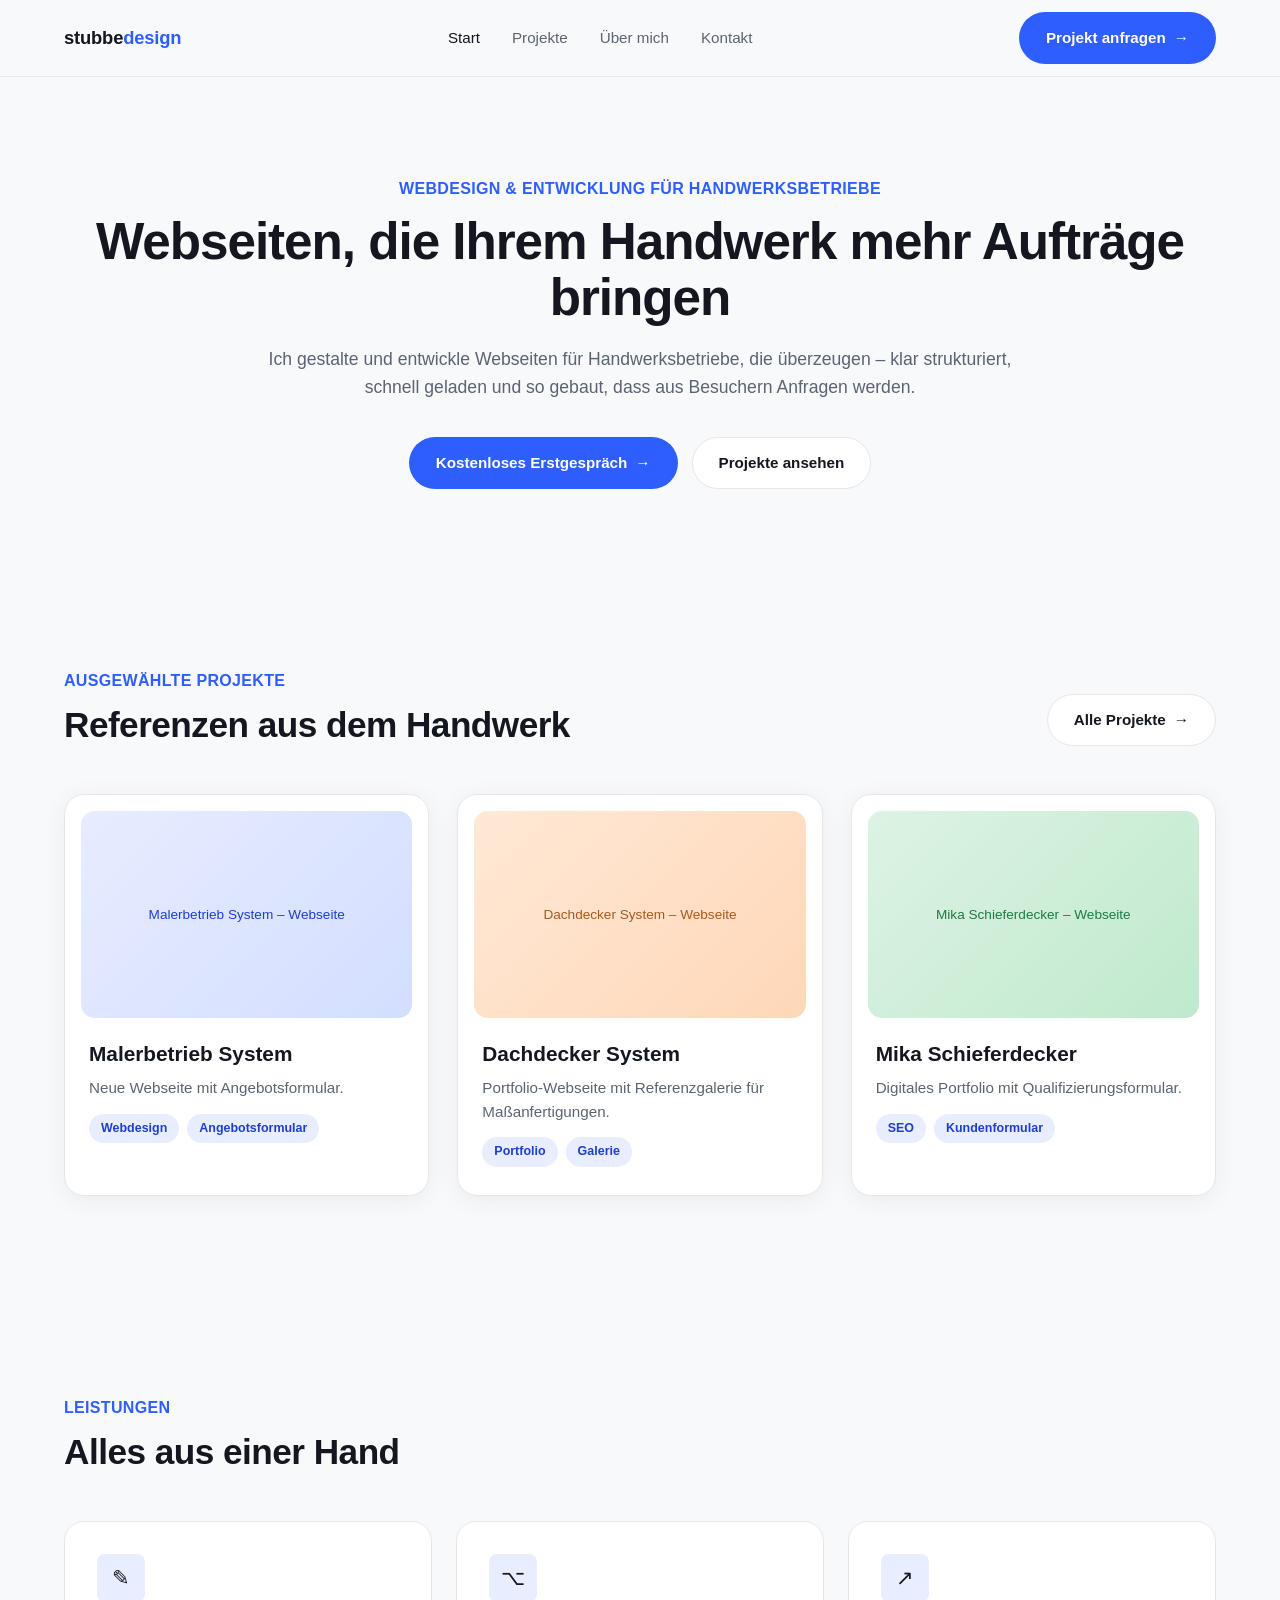
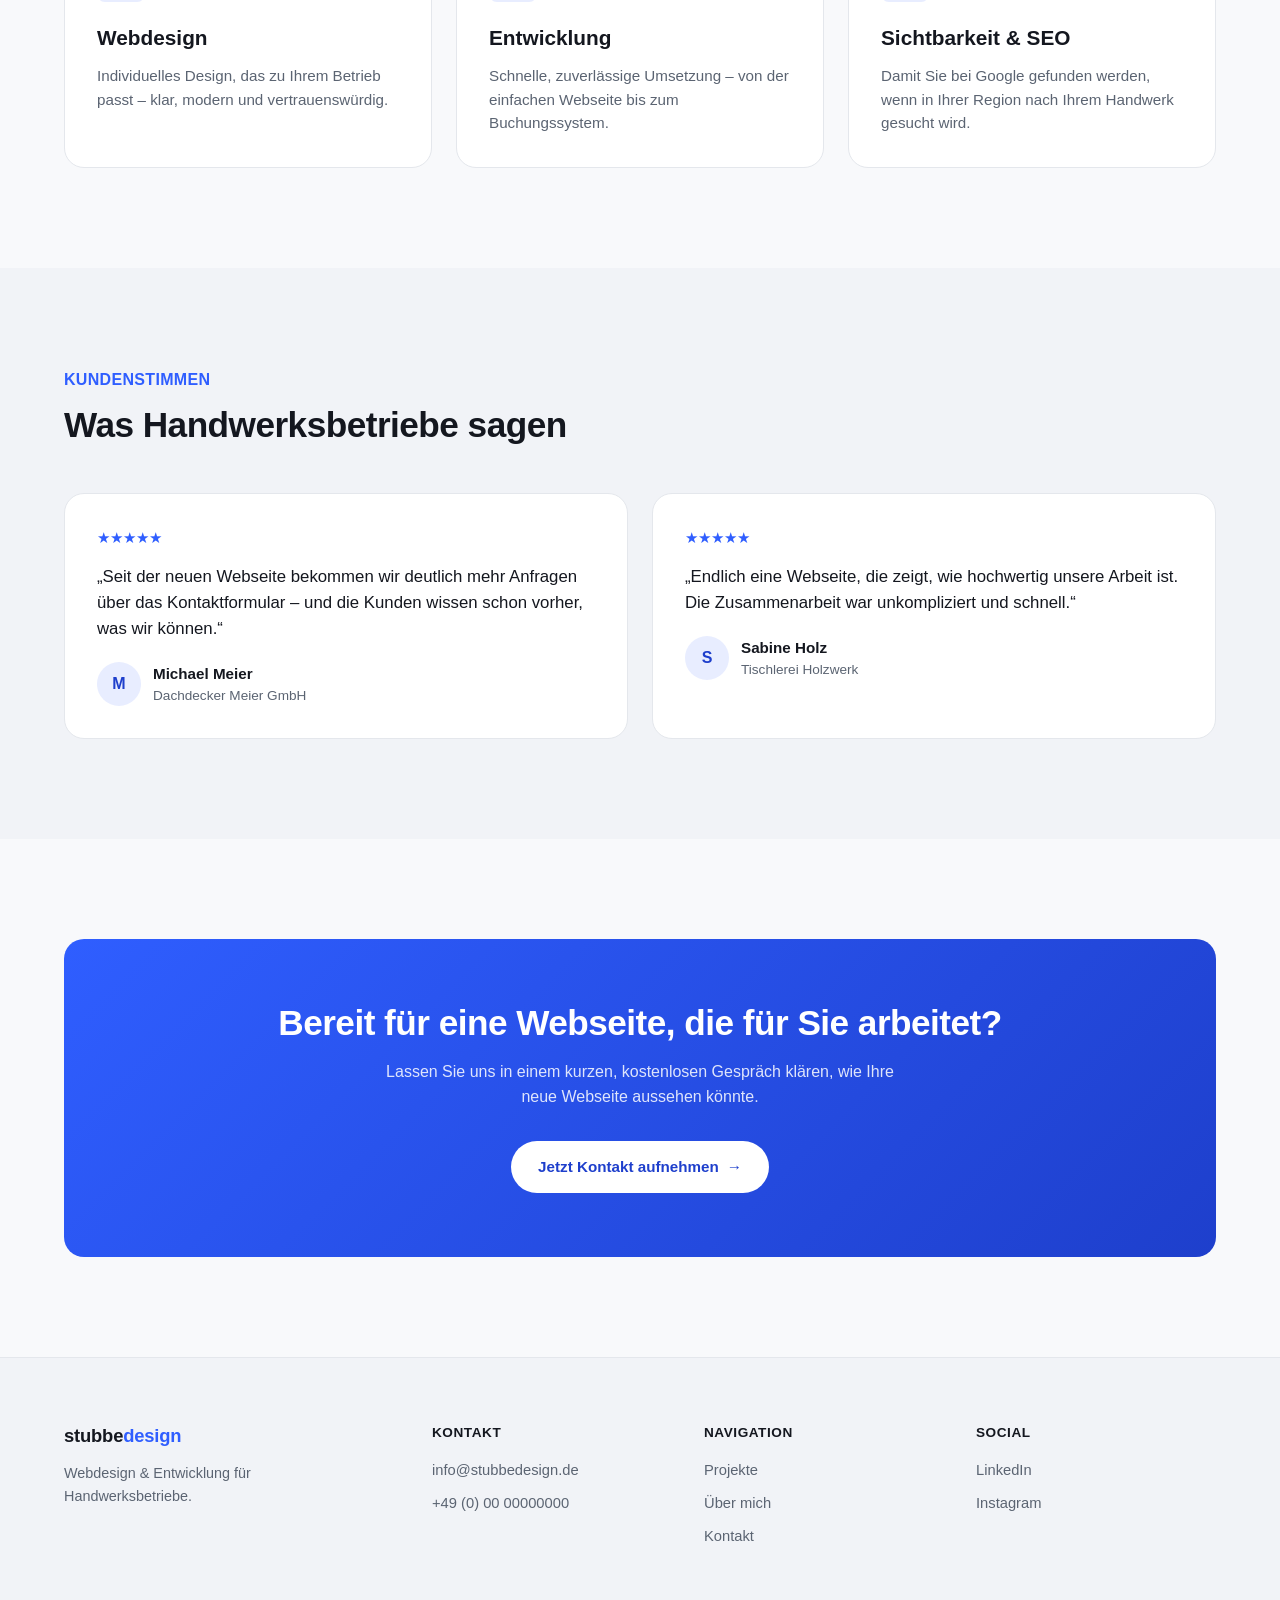
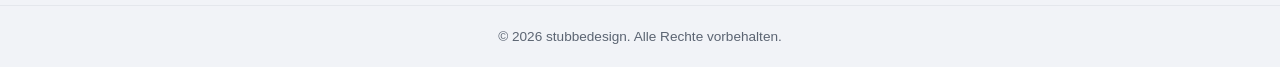
<file: index.html>
<!DOCTYPE html>
<html lang="de">
<head>
  <meta charset="UTF-8" />
  <meta name="viewport" content="width=device-width, initial-scale=1.0" />
  <title>stubbedesign – Webdesign & Entwicklung für Handwerksbetriebe</title>
  <meta name="description" content="Ich entwickle Webseiten, die Handwerksbetrieben mehr Anfragen und Sichtbarkeit bringen – modern, schnell und auf Ihr Handwerk zugeschnitten." />
  <link rel="stylesheet" href="css/style.css" />
</head>
<body>

  <header class="site-header">
    <div class="container header-inner">
      <a href="/" class="logo">stubbe<span>design</span></a>
      <nav class="main-nav" id="main-nav">
        <a href="/" class="active">Start</a>
        <a href="/projekte">Projekte</a>
        <a href="/ueber-mich">Über mich</a>
        <a href="/kontakt">Kontakt</a>
      </nav>
      <div class="header-actions">
        <a href="kontakt.html" class="btn btn-primary btn-nav">Projekt anfragen <span class="arrow">→</span></a>
        <button class="nav-toggle" id="nav-toggle" aria-label="Menü öffnen" aria-expanded="false">
          <span></span><span></span><span></span>
        </button>
      </div>
    </div>
  </header>

  <main>

    <section class="hero">
      <div class="container">
        <span class="eyebrow">Webdesign & Entwicklung für Handwerksbetriebe</span>
        <h1>Webseiten, die Ihrem Handwerk mehr Aufträge bringen</h1>
        <p class="section-lead">
          Ich gestalte und entwickle Webseiten für Handwerksbetriebe, die überzeugen –
          klar strukturiert, schnell geladen und so gebaut, dass aus Besuchern Anfragen werden.
        </p>
        <div class="hero-actions">
          <a href="kontakt.html" class="btn btn-primary">Kostenloses Erstgespräch <span class="arrow">→</span></a>
          <a href="projekte.html" class="btn btn-secondary">Projekte ansehen</a>
        </div>
      </div>
    </section>

    <section class="portfolio">
      <div class="container">
        <div class="section-head">
          <div>
            <span class="eyebrow">Ausgewählte Projekte</span>
            <h2>Referenzen aus dem Handwerk</h2>
          </div>
          <a href="projekte.html" class="btn btn-secondary">Alle Projekte <span class="arrow">→</span></a>
        </div>

        <div class="portfolio-grid">
          <a class="project-card" href="projekte/dachdecker-meier.html">
            <div class="img-placeholder">Malerbetrieb System – Webseite</div>
            <div class="project-card-body">
              <h3>Malerbetrieb System</h3>
              <p>Neue Webseite mit Angebotsformular.</p>
              <div class="tags"><span class="tag">Webdesign</span><span class="tag">Angebotsformular</span></div>
            </div>
          </a>
          <a class="project-card" href="projekte/tischlerei-holzwerk.html">
            <div class="img-placeholder v2">Dachdecker System – Webseite</div>
            <div class="project-card-body">
              <h3>Dachdecker System</h3>
              <p>Portfolio-Webseite mit Referenzgalerie für Maßanfertigungen.</p>
              <div class="tags"><span class="tag">Portfolio</span><span class="tag">Galerie</span></div>
            </div>
          </a>
          <a class="project-card" href="projekte/elektro-schmidt.html">
            <div class="img-placeholder v3">Mika Schieferdecker – Webseite</div>
            <div class="project-card-body">
              <h3>Mika Schieferdecker</h3>
              <p>Digitales Portfolio mit Qualifizierungsformular.</p>
              <div class="tags"><span class="tag">SEO</span><span class="tag">Kundenformular</span></div>
            </div>
          </a>
        </div>
      </div>
    </section>

    <section class="services">
      <div class="container">
        <span class="eyebrow">Leistungen</span>
        <h2>Alles aus einer Hand</h2>
        <div class="services-grid">
          <div class="service-card">
            <div class="service-icon">✎</div>
            <h3>Webdesign</h3>
            <p>Individuelles Design, das zu Ihrem Betrieb passt – klar, modern und vertrauenswürdig.</p>
          </div>
          <div class="service-card">
            <div class="service-icon">⌥</div>
            <h3>Entwicklung</h3>
            <p>Schnelle, zuverlässige Umsetzung – von der einfachen Webseite bis zum Buchungssystem.</p>
          </div>
          <div class="service-card">
            <div class="service-icon">↗</div>
            <h3>Sichtbarkeit & SEO</h3>
            <p>Damit Sie bei Google gefunden werden, wenn in Ihrer Region nach Ihrem Handwerk gesucht wird.</p>
          </div>
        </div>
      </div>
    </section>

    <section class="testimonial-section">
      <div class="container">
        <span class="eyebrow">Kundenstimmen</span>
        <h2>Was Handwerksbetriebe sagen</h2>
        <div class="testimonial-grid">
          <div class="testimonial-card">
            <div class="testimonial-stars">★★★★★</div>
            <p class="testimonial-quote">„Seit der neuen Webseite bekommen wir deutlich mehr Anfragen über das Kontaktformular – und die Kunden wissen schon vorher, was wir können.“</p>
            <div class="testimonial-author">
              <div class="author-avatar">M</div>
              <div>
                <div class="author-name">Michael Meier</div>
                <div class="author-role">Dachdecker Meier GmbH</div>
              </div>
            </div>
          </div>
          <div class="testimonial-card">
            <div class="testimonial-stars">★★★★★</div>
            <p class="testimonial-quote">„Endlich eine Webseite, die zeigt, wie hochwertig unsere Arbeit ist. Die Zusammenarbeit war unkompliziert und schnell.“</p>
            <div class="testimonial-author">
              <div class="author-avatar">S</div>
              <div>
                <div class="author-name">Sabine Holz</div>
                <div class="author-role">Tischlerei Holzwerk</div>
              </div>
            </div>
          </div>
        </div>
      </div>
    </section>

    <section class="cta">
      <div class="container">
        <div class="cta-banner">
          <h2>Bereit für eine Webseite, die für Sie arbeitet?</h2>
          <p>Lassen Sie uns in einem kurzen, kostenlosen Gespräch klären, wie Ihre neue Webseite aussehen könnte.</p>
          <a href="kontakt.html" class="btn btn-primary">Jetzt Kontakt aufnehmen <span class="arrow">→</span></a>
        </div>
      </div>
    </section>

  </main>

  <footer class="site-footer">
    <div class="container footer-inner">
      <div class="footer-brand">
        <a href="index.html" class="logo">stubbe<span>design</span></a>
        <p>Webdesign & Entwicklung für Handwerksbetriebe.</p>
      </div>
      <div class="footer-col">
        <h4>Kontakt</h4>
        <p><a href="mailto:info@stubbedesign.de">info@stubbedesign.de</a></p>
        <p><a href="tel:+4900000000">+49 (0) 00 00000000</a></p>
      </div>
      <div class="footer-col">
        <h4>Navigation</h4>
        <p><a href="projekte.html">Projekte</a></p>
        <p><a href="ueber-mich.html">Über mich</a></p>
        <p><a href="kontakt.html">Kontakt</a></p>
      </div>
      <div class="footer-col">
        <h4>Social</h4>
        <p><a href="#">LinkedIn</a></p>
        <p><a href="#">Instagram</a></p>
      </div>
    </div>
    <div class="footer-bottom">
      <p>© 2026 stubbedesign. Alle Rechte vorbehalten.</p>
    </div>
  </footer>

  <script src="/js/main.js"></script>
</body>
</html>
</file>
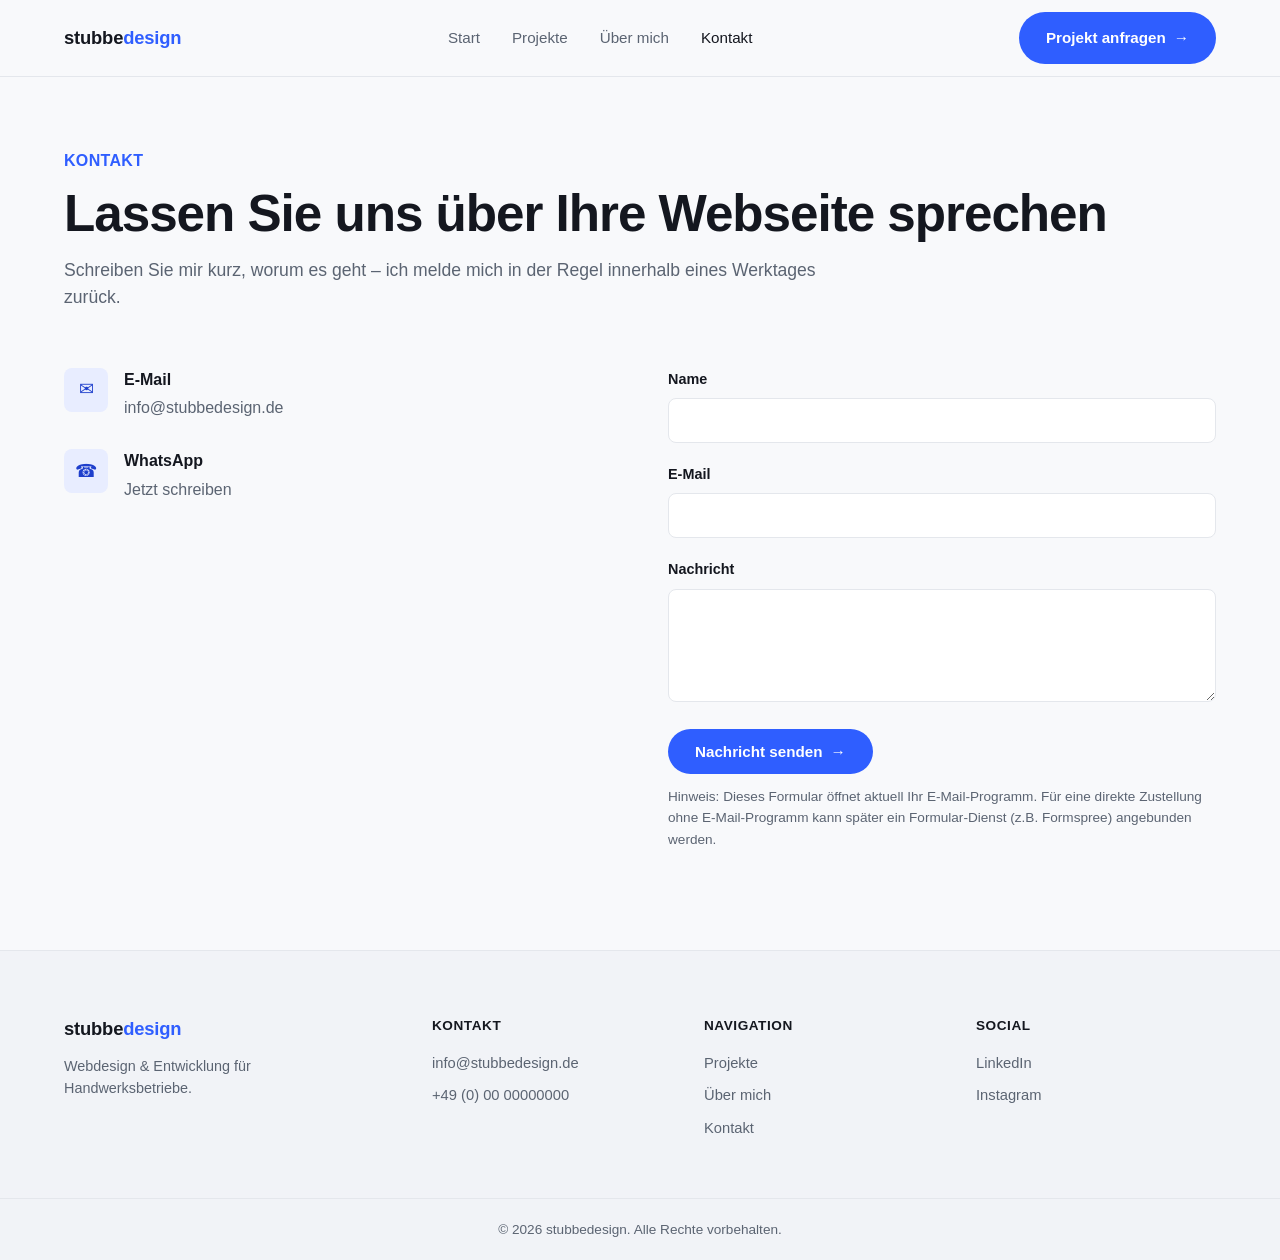
<file: kontakt.html>
<!DOCTYPE html>
<html lang="de">
<head>
  <meta charset="UTF-8" />
  <meta name="viewport" content="width=device-width, initial-scale=1.0" />
  <title>Kontakt – stubbedesign</title>
  <meta name="description" content="Kontaktieren Sie mich für ein kostenloses Erstgespräch zu Ihrer neuen Webseite." />
  <link rel="stylesheet" href="css/style.css" />
</head>
<body>

  <header class="site-header">
    <div class="container header-inner">
      <a href="/" class="logo">stubbe<span>design</span></a>
      <nav class="main-nav" id="main-nav">
        <a href="/">Start</a>
        <a href="/projekte">Projekte</a>
        <a href="/ueber-mich">Über mich</a>
        <a href="/kontakt" class="active">Kontakt</a>
      </nav>
      <div class="header-actions">
        <a href="kontakt.html" class="btn btn-primary btn-nav">Projekt anfragen <span class="arrow">→</span></a>
        <button class="nav-toggle" id="nav-toggle" aria-label="Menü öffnen" aria-expanded="false">
          <span></span><span></span><span></span>
        </button>
      </div>
    </div>
  </header>

  <main>

    <section class="hero-page">
      <div class="container">
        <span class="eyebrow">Kontakt</span>
        <h1>Lassen Sie uns über Ihre Webseite sprechen</h1>
        <p class="section-lead">Schreiben Sie mir kurz, worum es geht – ich melde mich in der Regel innerhalb eines Werktages zurück.</p>
      </div>
    </section>

    <section style="padding-top: 0;">
      <div class="container contact-grid">

        <div>
          <div class="contact-info-item">
            <div class="contact-icon">✉</div>
            <div>
              <h4>E-Mail</h4>
              <a href="mailto:info@stubbedesign.de">info@stubbedesign.de</a>
            </div>
          </div>
          <div class="contact-info-item">
            <div class="contact-icon">☎</div>
            <div>
              <h4>WhatsApp</h4>
              <a href="https://wa.me/491728429711">Jetzt schreiben</a>
            </div>
          </div>
        </div>

        <div>
          <form class="contact-form" action="send.php" method="post">
            <div class="form-field">
              <label for="name">Name</label>
              <input type="text" id="name" name="Name" required />
            </div>
            <div class="form-field">
              <label for="email">E-Mail</label>
              <input type="email" id="email" name="E-Mail" required />
            </div>
            <div class="form-field">
              <label for="nachricht">Nachricht</label>
              <textarea id="nachricht" name="Nachricht" rows="5" required></textarea>
            </div>
            <button type="submit" class="btn btn-primary">Nachricht senden <span class="arrow">→</span></button>
            <p class="form-note">
              Hinweis: Dieses Formular öffnet aktuell Ihr E-Mail-Programm. Für eine direkte
              Zustellung ohne E-Mail-Programm kann später ein Formular-Dienst (z.B. Formspree)
              angebunden werden.
            </p>
          </form>
        </div>

      </div>
    </section>

  </main>

  <footer class="site-footer">
    <div class="container footer-inner">
      <div class="footer-brand">
        <a href="index.html" class="logo">stubbe<span>design</span></a>
        <p>Webdesign & Entwicklung für Handwerksbetriebe.</p>
      </div>
      <div class="footer-col">
        <h4>Kontakt</h4>
        <p><a href="mailto:info@stubbedesign.de">info@stubbedesign.de</a></p>
        <p><a href="tel:+4900000000">+49 (0) 00 00000000</a></p>
      </div>
      <div class="footer-col">
        <h4>Navigation</h4>
        <p><a href="projekte.html">Projekte</a></p>
        <p><a href="ueber-mich.html">Über mich</a></p>
        <p><a href="kontakt.html">Kontakt</a></p>
      </div>
      <div class="footer-col">
        <h4>Social</h4>
        <p><a href="#">LinkedIn</a></p>
        <p><a href="#">Instagram</a></p>
      </div>
    </div>
    <div class="footer-bottom">
      <p>© 2026 stubbedesign. Alle Rechte vorbehalten.</p>
    </div>
  </footer>

  <script src="/js/main.js"></script>
</body>
</html>
</file>
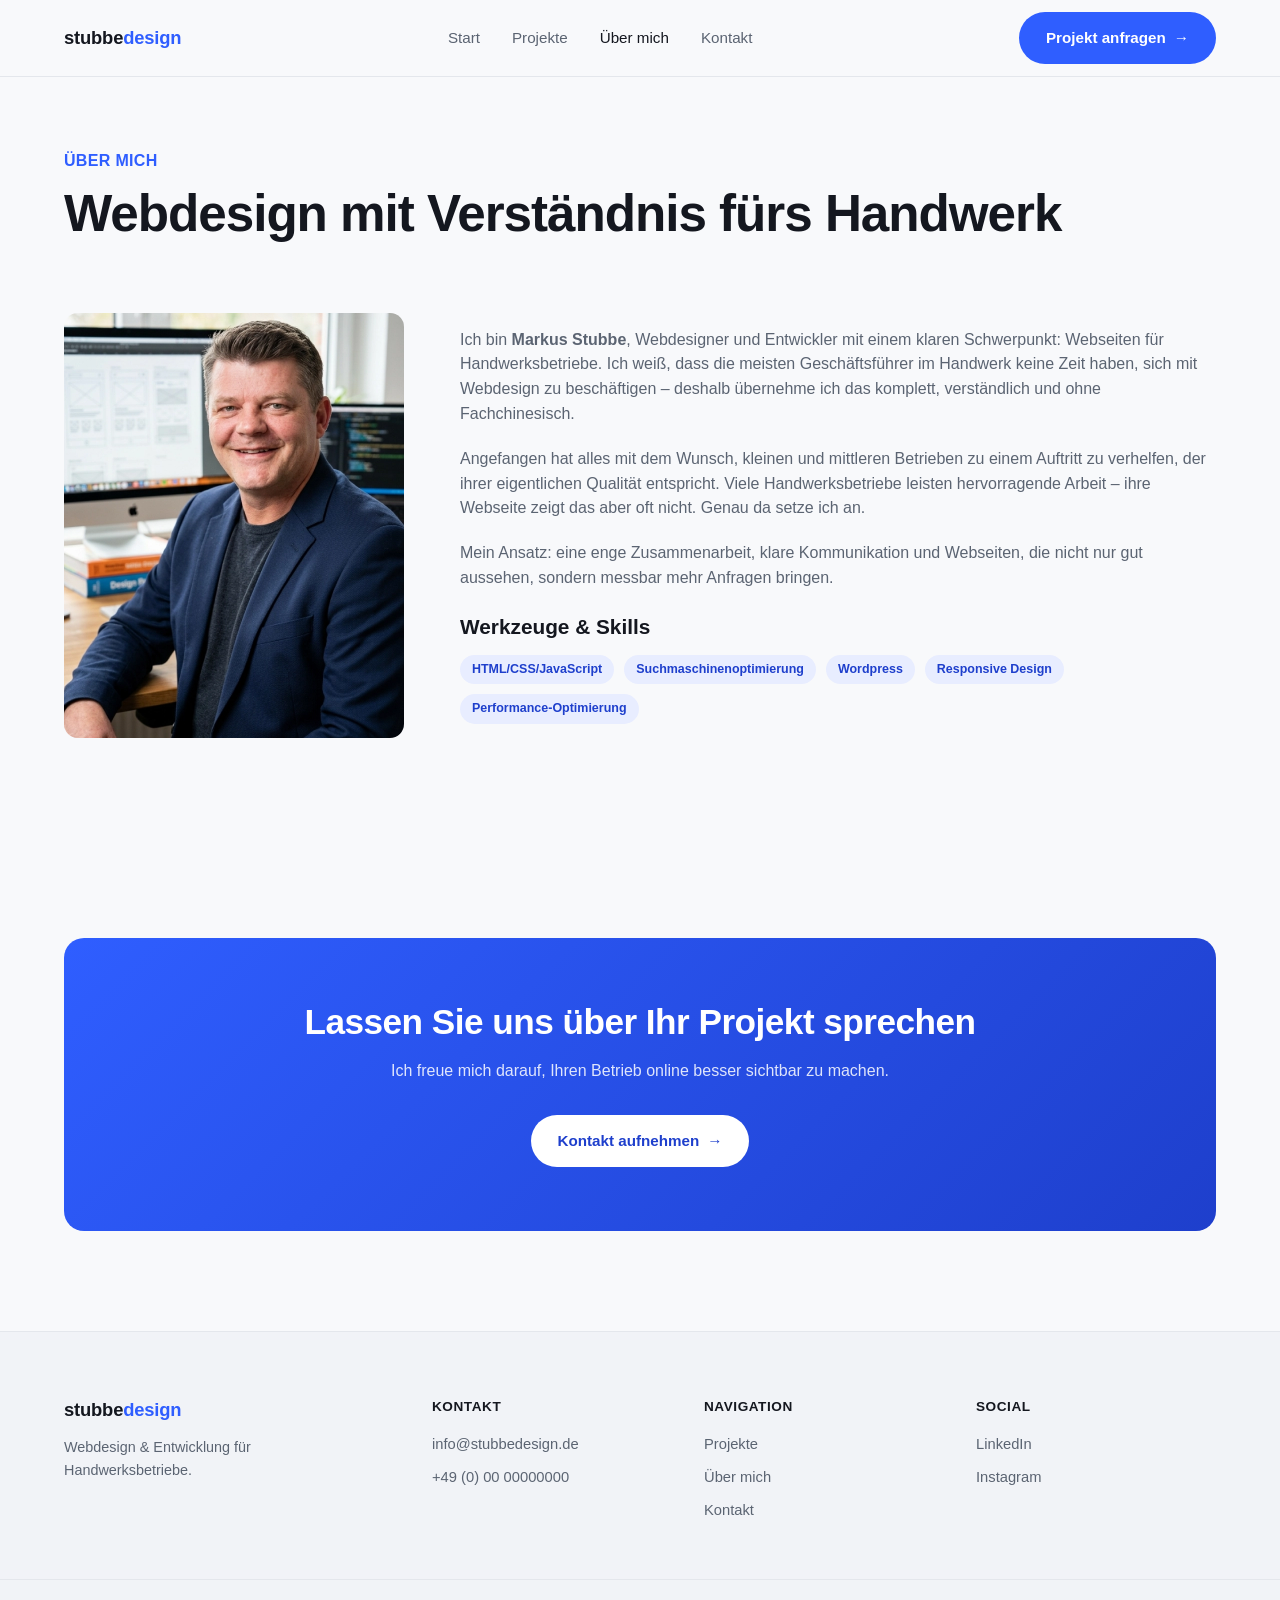
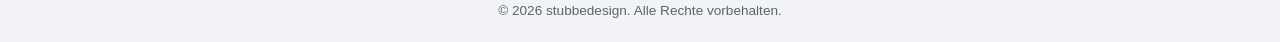
<file: ueber-mich.html>
<!DOCTYPE html>
<html lang="de">
<head>
  <meta charset="UTF-8" />
  <meta name="viewport" content="width=device-width, initial-scale=1.0" />
  <title>Über mich – stubbedesign</title>
  <meta name="description" content="Lernen Sie mich kennen: Webdesigner und Entwickler mit Fokus auf Handwerksbetriebe." />
  <link rel="stylesheet" href="css/style.css" />
</head>
<body>

  <header class="site-header">
    <div class="container header-inner">
      <a href="/" class="logo">stubbe<span>design</span></a>
      <nav class="main-nav" id="main-nav">
        <a href="/">Start</a>
        <a href="/projekte">Projekte</a>
        <a href="/ueber-mich" class="active">Über mich</a>
        <a href="/kontakt">Kontakt</a>
      </nav>
      <div class="header-actions">
        <a href="kontakt.html" class="btn btn-primary btn-nav">Projekt anfragen <span class="arrow">→</span></a>
        <button class="nav-toggle" id="nav-toggle" aria-label="Menü öffnen" aria-expanded="false">
          <span></span><span></span><span></span>
        </button>
      </div>
    </div>
  </header>

  <main>

    <section class="hero-page">
      <div class="container">
        <span class="eyebrow">Über mich</span>
        <h1>Webdesign mit Verständnis fürs Handwerk</h1>
      </div>
    </section>

    <section style="padding-top: 0;">
      <div class="container about-grid">
        <div class="img-placeholder tall portrait-photo">
          <img src="/images/foto_markus.webp" alt="Markus Stubbe Porträt" class="portrait-image" />
        </div>
        <div class="about-text">
          <p>
            Ich bin <strong>Markus Stubbe</strong>, Webdesigner und Entwickler mit einem klaren
            Schwerpunkt: Webseiten für Handwerksbetriebe. Ich weiß, dass die meisten
            Geschäftsführer im Handwerk keine Zeit haben, sich mit Webdesign zu beschäftigen –
            deshalb übernehme ich das komplett, verständlich und ohne Fachchinesisch.
          </p>
          <p>
            Angefangen hat alles mit dem Wunsch, kleinen und mittleren Betrieben zu einem
            Auftritt zu verhelfen, der ihrer eigentlichen Qualität entspricht. Viele
            Handwerksbetriebe leisten hervorragende Arbeit – ihre Webseite zeigt das aber
            oft nicht. Genau da setze ich an.
          </p>
          <p>
            Mein Ansatz: eine enge Zusammenarbeit, klare Kommunikation und Webseiten, die
            nicht nur gut aussehen, sondern messbar mehr Anfragen bringen.
          </p>
          <div>
            <h3 style="margin-bottom: 4px;">Werkzeuge & Skills</h3>
            <div class="skills-list">
              <span class="tag">HTML/CSS/JavaScript</span>
              <span class="tag">Suchmaschinenoptimierung</span>
              <span class="tag">Wordpress</span>
              <span class="tag">Responsive Design</span>
              <span class="tag">Performance-Optimierung</span>
            </div>
          </div>
        </div>
      </div>
    </section>

    <section class="cta">
      <div class="container">
        <div class="cta-banner">
          <h2>Lassen Sie uns über Ihr Projekt sprechen</h2>
          <p>Ich freue mich darauf, Ihren Betrieb online besser sichtbar zu machen.</p>
          <a href="kontakt.html" class="btn btn-primary">Kontakt aufnehmen <span class="arrow">→</span></a>
        </div>
      </div>
    </section>

  </main>

  <footer class="site-footer">
    <div class="container footer-inner">
      <div class="footer-brand">
        <a href="index.html" class="logo">stubbe<span>design</span></a>
        <p>Webdesign & Entwicklung für Handwerksbetriebe.</p>
      </div>
      <div class="footer-col">
        <h4>Kontakt</h4>
        <p><a href="mailto:info@stubbedesign.de">info@stubbedesign.de</a></p>
        <p><a href="tel:+4900000000">+49 (0) 00 00000000</a></p>
      </div>
      <div class="footer-col">
        <h4>Navigation</h4>
        <p><a href="projekte.html">Projekte</a></p>
        <p><a href="ueber-mich.html">Über mich</a></p>
        <p><a href="kontakt.html">Kontakt</a></p>
      </div>
      <div class="footer-col">
        <h4>Social</h4>
        <p><a href="#">LinkedIn</a></p>
        <p><a href="#">Instagram</a></p>
      </div>
    </div>
    <div class="footer-bottom">
      <p>© 2026 stubbedesign. Alle Rechte vorbehalten.</p>
    </div>
  </footer>

  <script src="/js/main.js"></script>
</body>
</html>
</file>
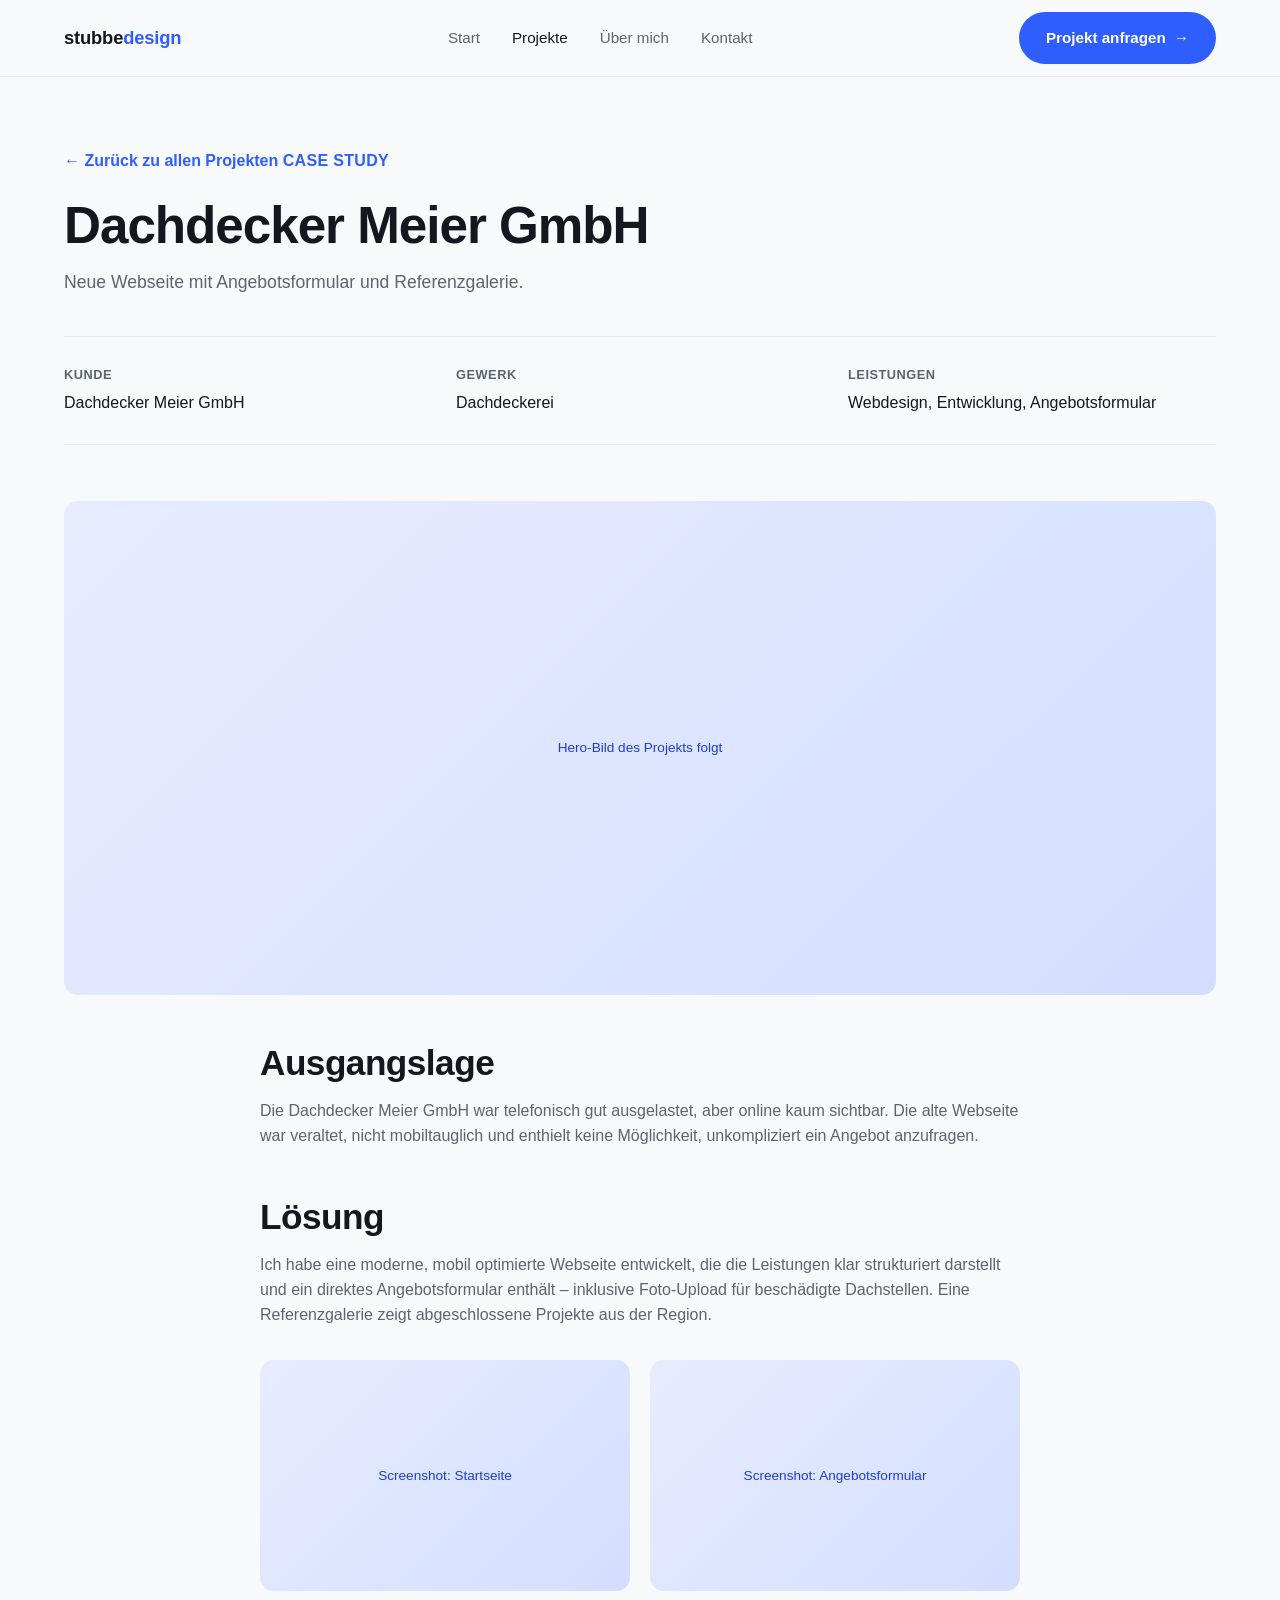
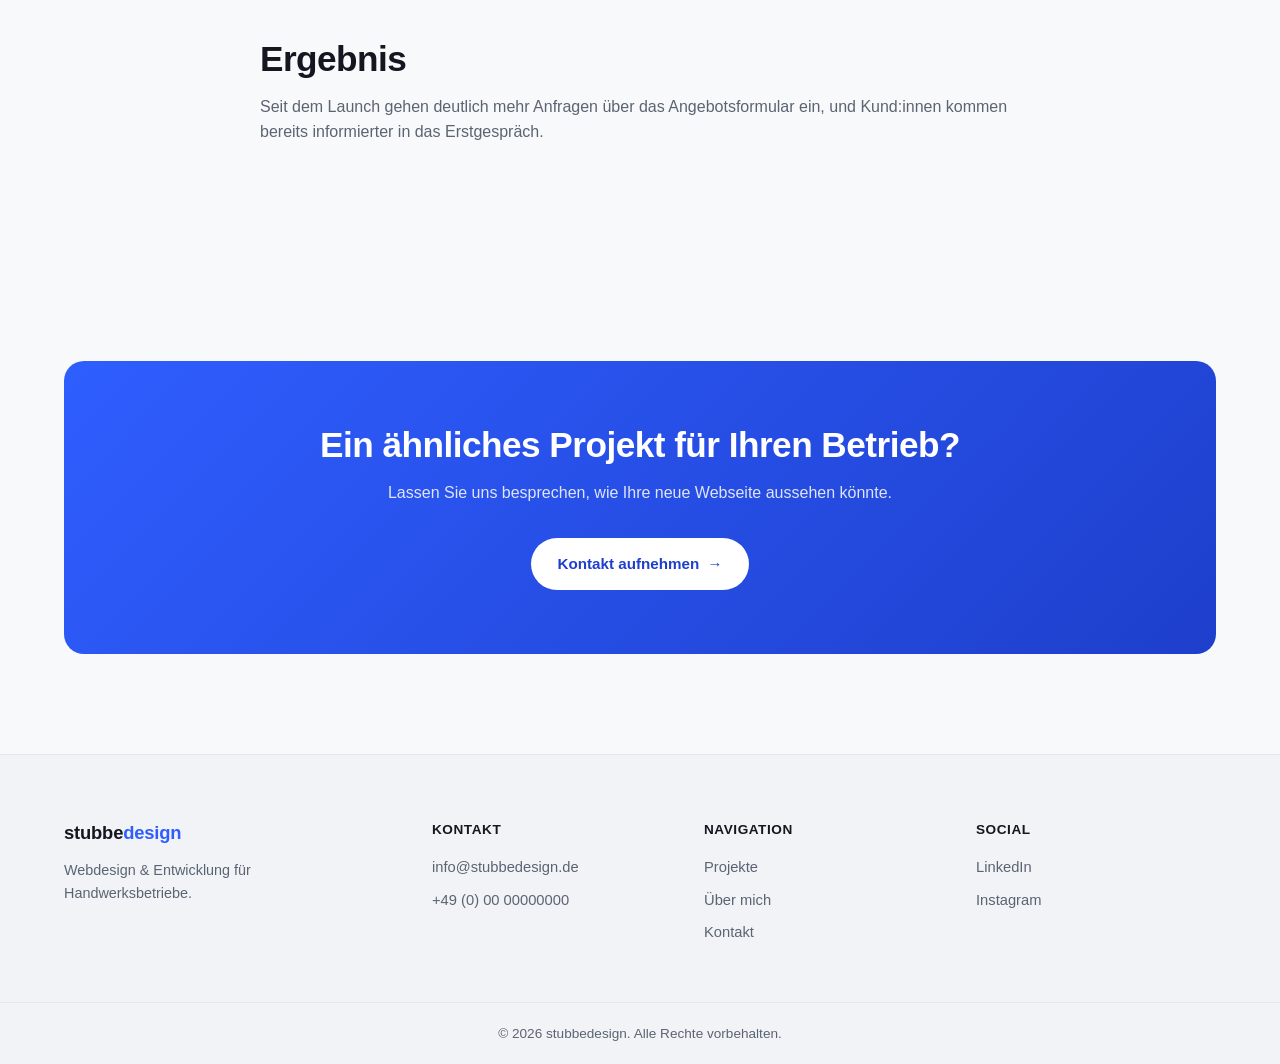
<file: projekte/dachdecker-meier.html>
<!DOCTYPE html>
<html lang="de">
<head>
  <meta charset="UTF-8" />
  <meta name="viewport" content="width=device-width, initial-scale=1.0" />
  <title>Dachdecker Meier GmbH – Projekt – stubbedesign</title>
  <meta name="description" content="Neue Webseite mit Angebotsformular und Referenzgalerie für die Dachdecker Meier GmbH." />
  <link rel="stylesheet" href="../css/style.css" />
</head>
<body>

  <header class="site-header">
    <div class="container header-inner">
      <a href="../index.html" class="logo">stubbe<span>design</span></a>
      <nav class="main-nav" id="main-nav">
        <a href="../index.html">Start</a>
        <a href="../projekte.html" class="active">Projekte</a>
        <a href="../ueber-mich.html">Über mich</a>
        <a href="../kontakt.html">Kontakt</a>
      </nav>
      <div class="header-actions">
        <a href="../kontakt.html" class="btn btn-primary btn-nav">Projekt anfragen <span class="arrow">→</span></a>
        <button class="nav-toggle" id="nav-toggle" aria-label="Menü öffnen" aria-expanded="false">
          <span></span><span></span><span></span>
        </button>
      </div>
    </div>
  </header>

  <main>

    <section class="hero-page" style="padding-bottom: 0;">
      <div class="container">
        <a href="../projekte.html" class="back-link">← Zurück zu allen Projekten</a>
        <span class="eyebrow">Case Study</span>
        <h1>Dachdecker Meier GmbH</h1>
        <p class="section-lead">Neue Webseite mit Angebotsformular und Referenzgalerie.</p>

        <div class="project-meta">
          <div class="project-meta-item">
            <h4>Kunde</h4>
            <p>Dachdecker Meier GmbH</p>
          </div>
          <div class="project-meta-item">
            <h4>Gewerk</h4>
            <p>Dachdeckerei</p>
          </div>
          <div class="project-meta-item">
            <h4>Leistungen</h4>
            <p>Webdesign, Entwicklung, Angebotsformular</p>
          </div>
        </div>
      </div>
    </section>

    <section style="padding-top: 48px;">
      <div class="container">
        <div class="img-placeholder wide">Hero-Bild des Projekts folgt</div>

        <div class="project-body">
          <h2>Ausgangslage</h2>
          <p>
            Die Dachdecker Meier GmbH war telefonisch gut ausgelastet, aber online kaum
            sichtbar. Die alte Webseite war veraltet, nicht mobiltauglich und enthielt
            keine Möglichkeit, unkompliziert ein Angebot anzufragen.
          </p>

          <h2>Lösung</h2>
          <p>
            Ich habe eine moderne, mobil optimierte Webseite entwickelt, die die
            Leistungen klar strukturiert darstellt und ein direktes Angebotsformular
            enthält – inklusive Foto-Upload für beschädigte Dachstellen. Eine
            Referenzgalerie zeigt abgeschlossene Projekte aus der Region.
          </p>

          <div class="project-gallery">
            <div class="img-placeholder">Screenshot: Startseite</div>
            <div class="img-placeholder">Screenshot: Angebotsformular</div>
          </div>

          <h2>Ergebnis</h2>
          <p>
            Seit dem Launch gehen deutlich mehr Anfragen über das Angebotsformular ein,
            und Kund:innen kommen bereits informierter in das Erstgespräch.
          </p>
        </div>
      </div>
    </section>

    <section class="cta">
      <div class="container">
        <div class="cta-banner">
          <h2>Ein ähnliches Projekt für Ihren Betrieb?</h2>
          <p>Lassen Sie uns besprechen, wie Ihre neue Webseite aussehen könnte.</p>
          <a href="../kontakt.html" class="btn btn-primary">Kontakt aufnehmen <span class="arrow">→</span></a>
        </div>
      </div>
    </section>

  </main>

  <footer class="site-footer">
    <div class="container footer-inner">
      <div class="footer-brand">
        <a href="../index.html" class="logo">stubbe<span>design</span></a>
        <p>Webdesign & Entwicklung für Handwerksbetriebe.</p>
      </div>
      <div class="footer-col">
        <h4>Kontakt</h4>
        <p><a href="mailto:info@stubbedesign.de">info@stubbedesign.de</a></p>
        <p><a href="tel:+4900000000">+49 (0) 00 00000000</a></p>
      </div>
      <div class="footer-col">
        <h4>Navigation</h4>
        <p><a href="../projekte.html">Projekte</a></p>
        <p><a href="../ueber-mich.html">Über mich</a></p>
        <p><a href="../kontakt.html">Kontakt</a></p>
      </div>
      <div class="footer-col">
        <h4>Social</h4>
        <p><a href="#">LinkedIn</a></p>
        <p><a href="#">Instagram</a></p>
      </div>
    </div>
    <div class="footer-bottom">
      <p>© 2026 stubbedesign. Alle Rechte vorbehalten.</p>
    </div>
  </footer>

  <script src="../js/main.js"></script>
</body>
</html>
</file>
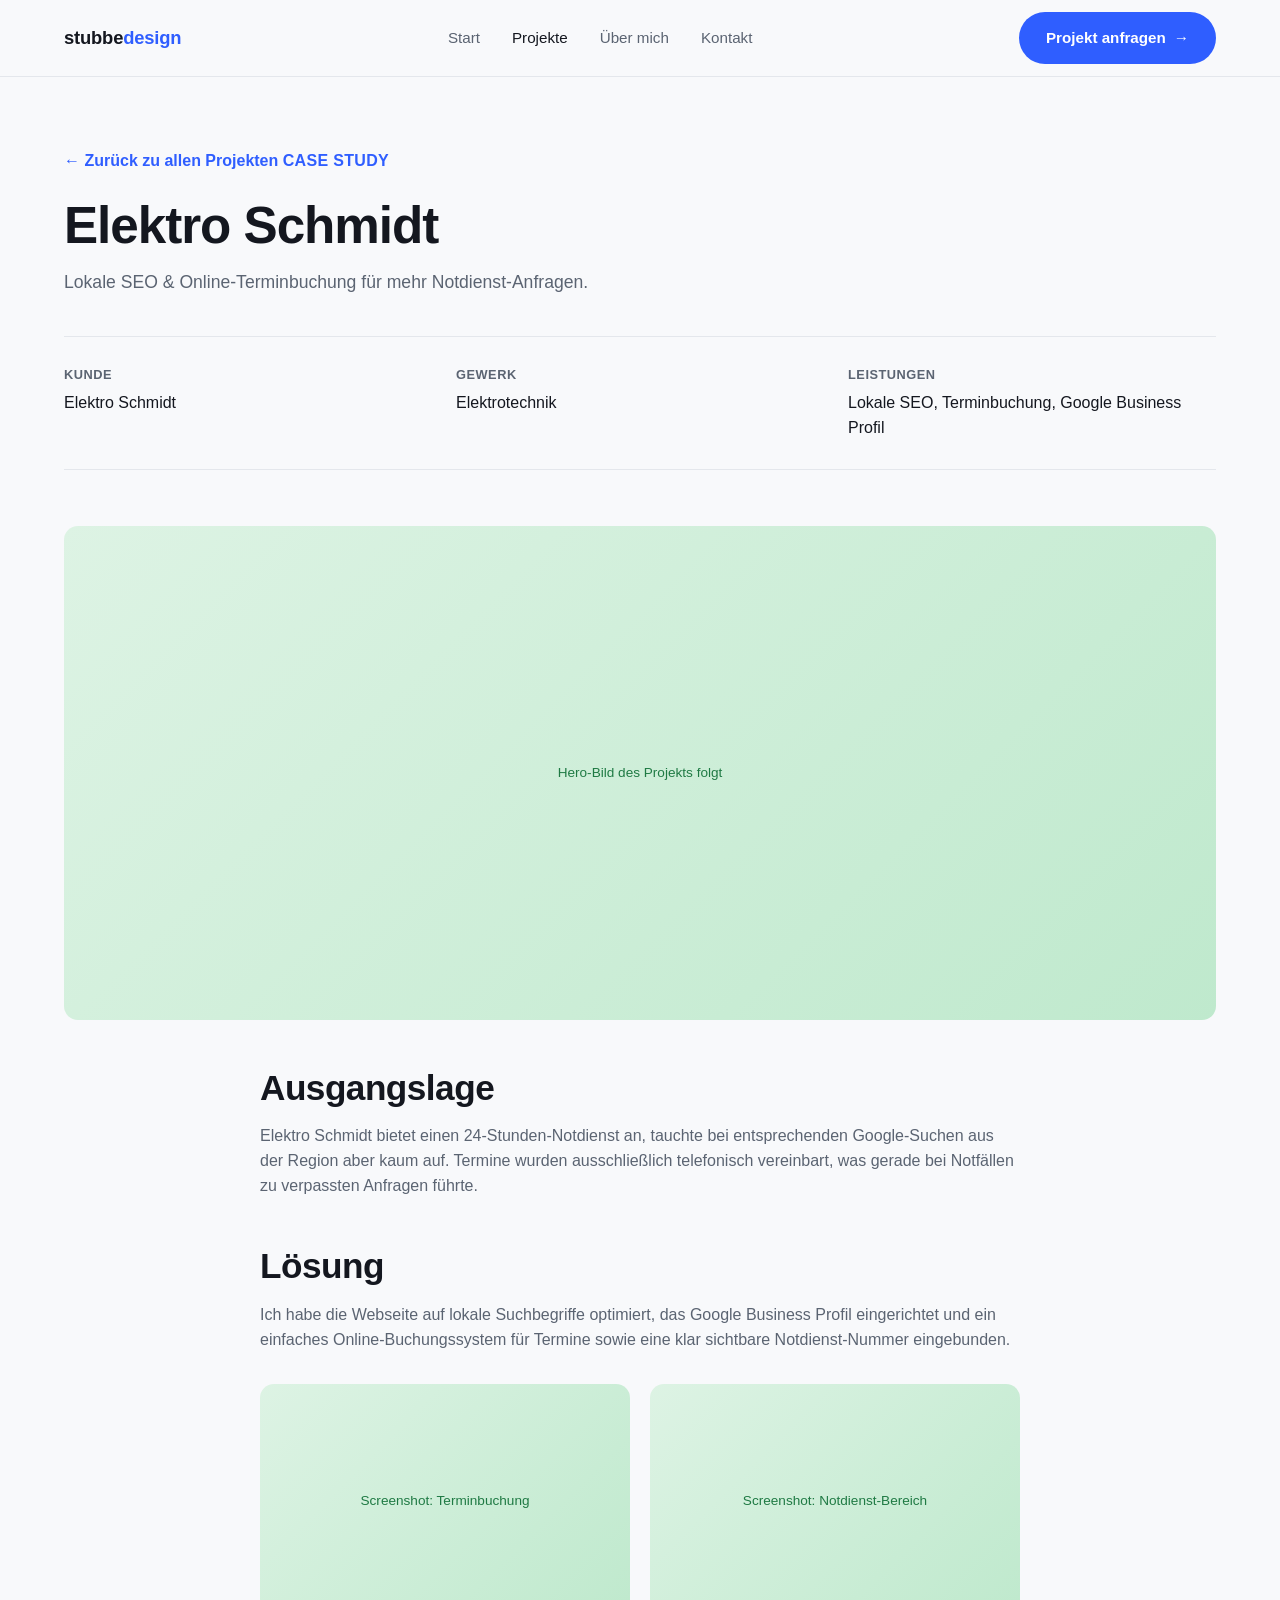
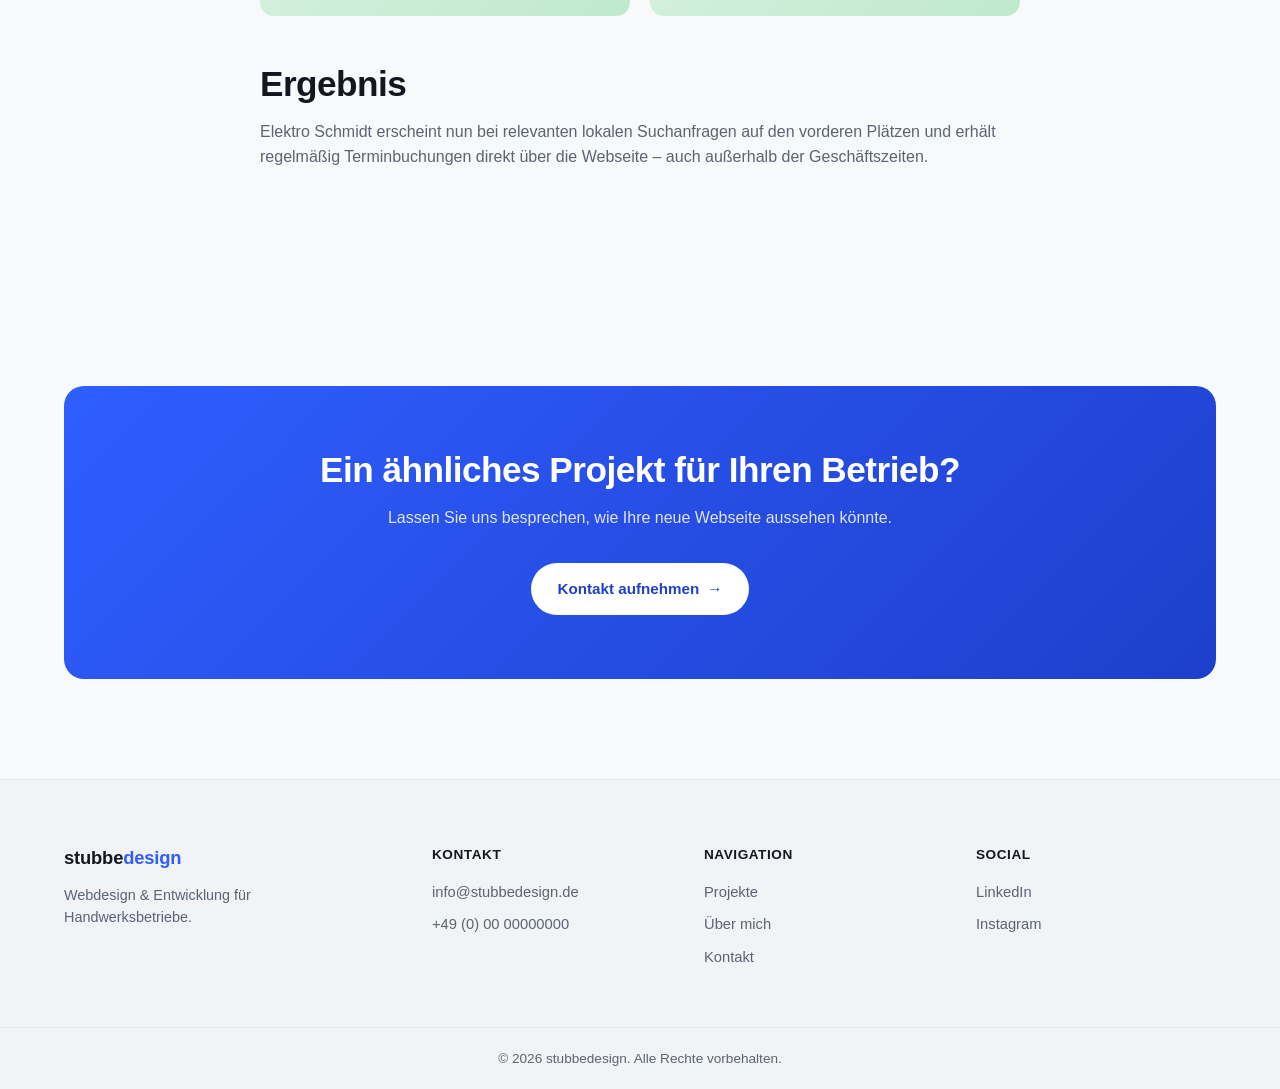
<file: projekte/elektro-schmidt.html>
<!DOCTYPE html>
<html lang="de">
<head>
  <meta charset="UTF-8" />
  <meta name="viewport" content="width=device-width, initial-scale=1.0" />
  <title>Elektro Schmidt – Projekt – stubbedesign</title>
  <meta name="description" content="Lokale SEO und Online-Terminbuchung für Elektro Schmidt – mehr Notdienst-Anfragen aus der Region." />
  <link rel="stylesheet" href="../css/style.css" />
</head>
<body>

  <header class="site-header">
    <div class="container header-inner">
      <a href="../index.html" class="logo">stubbe<span>design</span></a>
      <nav class="main-nav" id="main-nav">
        <a href="../index.html">Start</a>
        <a href="../projekte.html" class="active">Projekte</a>
        <a href="../ueber-mich.html">Über mich</a>
        <a href="../kontakt.html">Kontakt</a>
      </nav>
      <div class="header-actions">
        <a href="../kontakt.html" class="btn btn-primary btn-nav">Projekt anfragen <span class="arrow">→</span></a>
        <button class="nav-toggle" id="nav-toggle" aria-label="Menü öffnen" aria-expanded="false">
          <span></span><span></span><span></span>
        </button>
      </div>
    </div>
  </header>

  <main>

    <section class="hero-page" style="padding-bottom: 0;">
      <div class="container">
        <a href="../projekte.html" class="back-link">← Zurück zu allen Projekten</a>
        <span class="eyebrow">Case Study</span>
        <h1>Elektro Schmidt</h1>
        <p class="section-lead">Lokale SEO & Online-Terminbuchung für mehr Notdienst-Anfragen.</p>

        <div class="project-meta">
          <div class="project-meta-item">
            <h4>Kunde</h4>
            <p>Elektro Schmidt</p>
          </div>
          <div class="project-meta-item">
            <h4>Gewerk</h4>
            <p>Elektrotechnik</p>
          </div>
          <div class="project-meta-item">
            <h4>Leistungen</h4>
            <p>Lokale SEO, Terminbuchung, Google Business Profil</p>
          </div>
        </div>
      </div>
    </section>

    <section style="padding-top: 48px;">
      <div class="container">
        <div class="img-placeholder wide v3">Hero-Bild des Projekts folgt</div>

        <div class="project-body">
          <h2>Ausgangslage</h2>
          <p>
            Elektro Schmidt bietet einen 24-Stunden-Notdienst an, tauchte bei
            entsprechenden Google-Suchen aus der Region aber kaum auf. Termine wurden
            ausschließlich telefonisch vereinbart, was gerade bei Notfällen zu
            verpassten Anfragen führte.
          </p>

          <h2>Lösung</h2>
          <p>
            Ich habe die Webseite auf lokale Suchbegriffe optimiert, das Google
            Business Profil eingerichtet und ein einfaches Online-Buchungssystem für
            Termine sowie eine klar sichtbare Notdienst-Nummer eingebunden.
          </p>

          <div class="project-gallery">
            <div class="img-placeholder v3">Screenshot: Terminbuchung</div>
            <div class="img-placeholder v3">Screenshot: Notdienst-Bereich</div>
          </div>

          <h2>Ergebnis</h2>
          <p>
            Elektro Schmidt erscheint nun bei relevanten lokalen Suchanfragen auf den
            vorderen Plätzen und erhält regelmäßig Terminbuchungen direkt über die
            Webseite – auch außerhalb der Geschäftszeiten.
          </p>
        </div>
      </div>
    </section>

    <section class="cta">
      <div class="container">
        <div class="cta-banner">
          <h2>Ein ähnliches Projekt für Ihren Betrieb?</h2>
          <p>Lassen Sie uns besprechen, wie Ihre neue Webseite aussehen könnte.</p>
          <a href="../kontakt.html" class="btn btn-primary">Kontakt aufnehmen <span class="arrow">→</span></a>
        </div>
      </div>
    </section>

  </main>

  <footer class="site-footer">
    <div class="container footer-inner">
      <div class="footer-brand">
        <a href="../index.html" class="logo">stubbe<span>design</span></a>
        <p>Webdesign & Entwicklung für Handwerksbetriebe.</p>
      </div>
      <div class="footer-col">
        <h4>Kontakt</h4>
        <p><a href="mailto:info@stubbedesign.de">info@stubbedesign.de</a></p>
        <p><a href="tel:+4900000000">+49 (0) 00 00000000</a></p>
      </div>
      <div class="footer-col">
        <h4>Navigation</h4>
        <p><a href="../projekte.html">Projekte</a></p>
        <p><a href="../ueber-mich.html">Über mich</a></p>
        <p><a href="../kontakt.html">Kontakt</a></p>
      </div>
      <div class="footer-col">
        <h4>Social</h4>
        <p><a href="#">LinkedIn</a></p>
        <p><a href="#">Instagram</a></p>
      </div>
    </div>
    <div class="footer-bottom">
      <p>© 2026 stubbedesign. Alle Rechte vorbehalten.</p>
    </div>
  </footer>

  <script src="../js/main.js"></script>
</body>
</html>
</file>
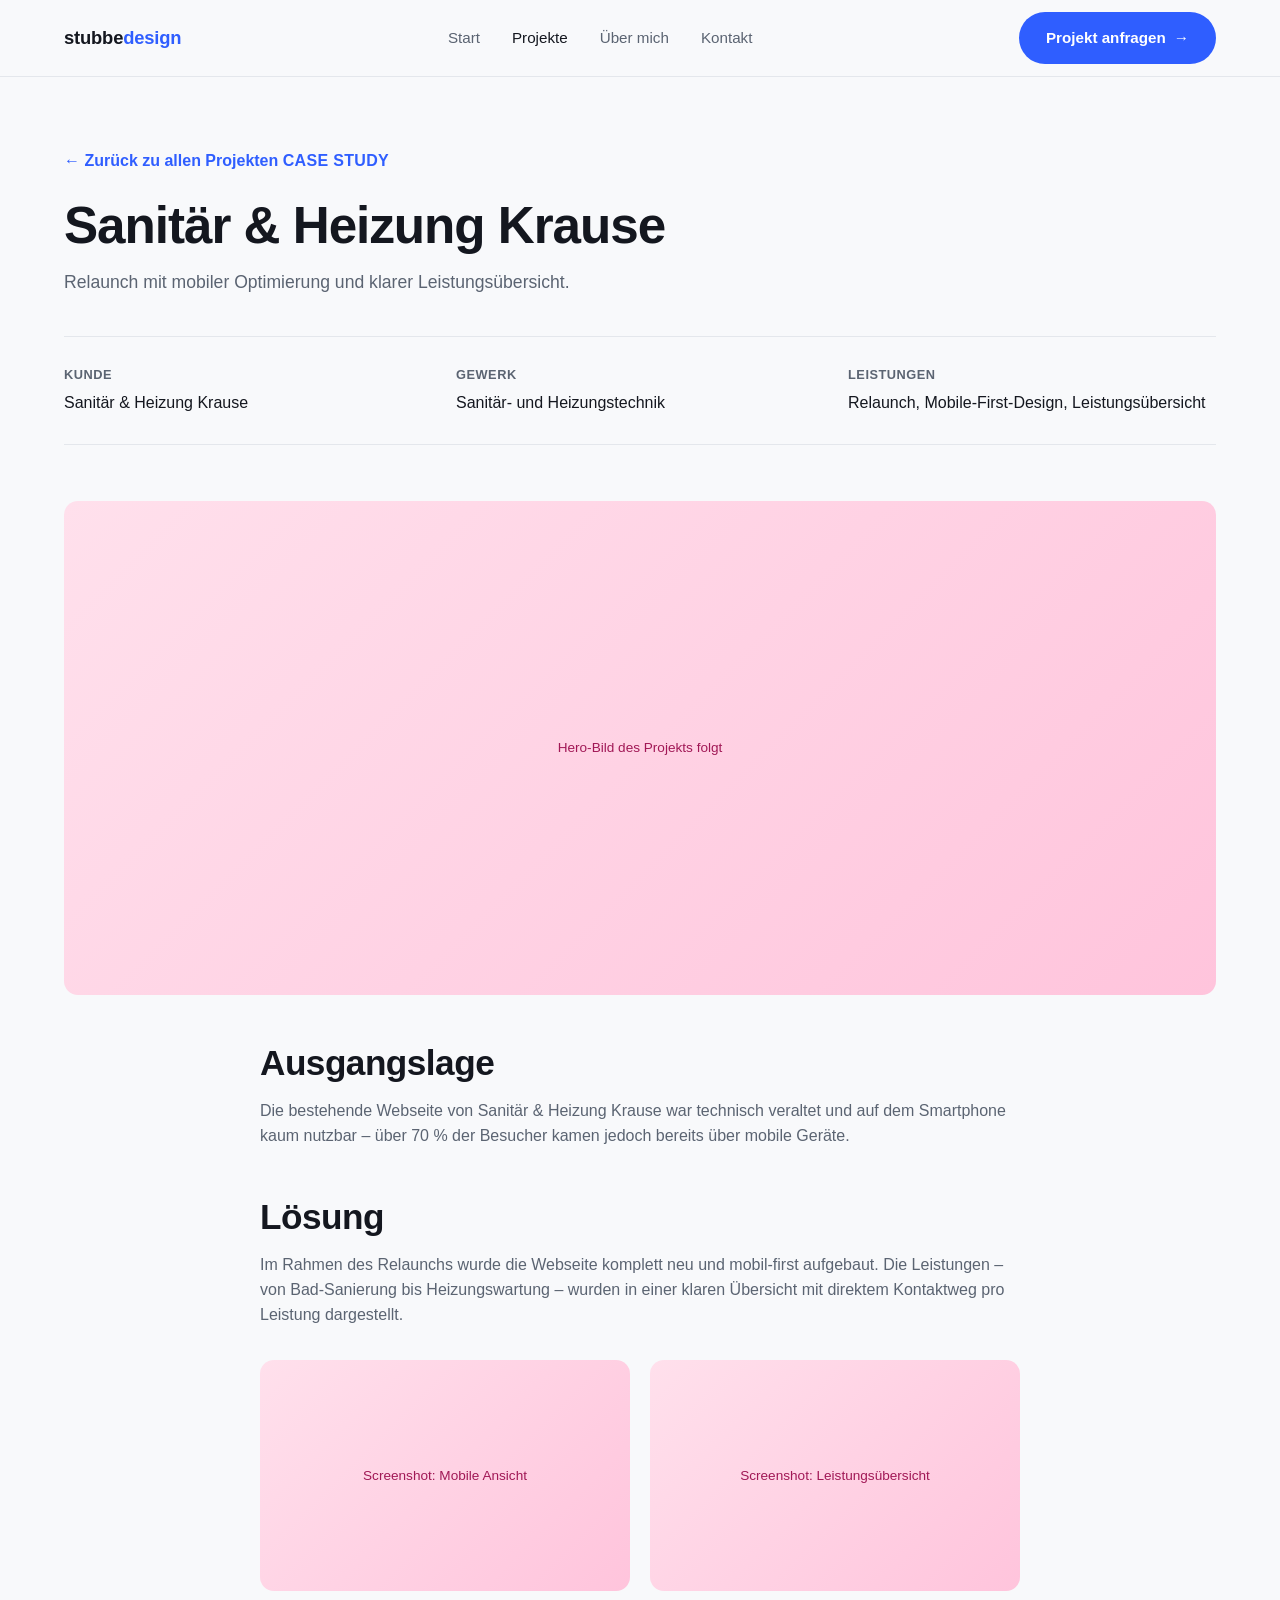
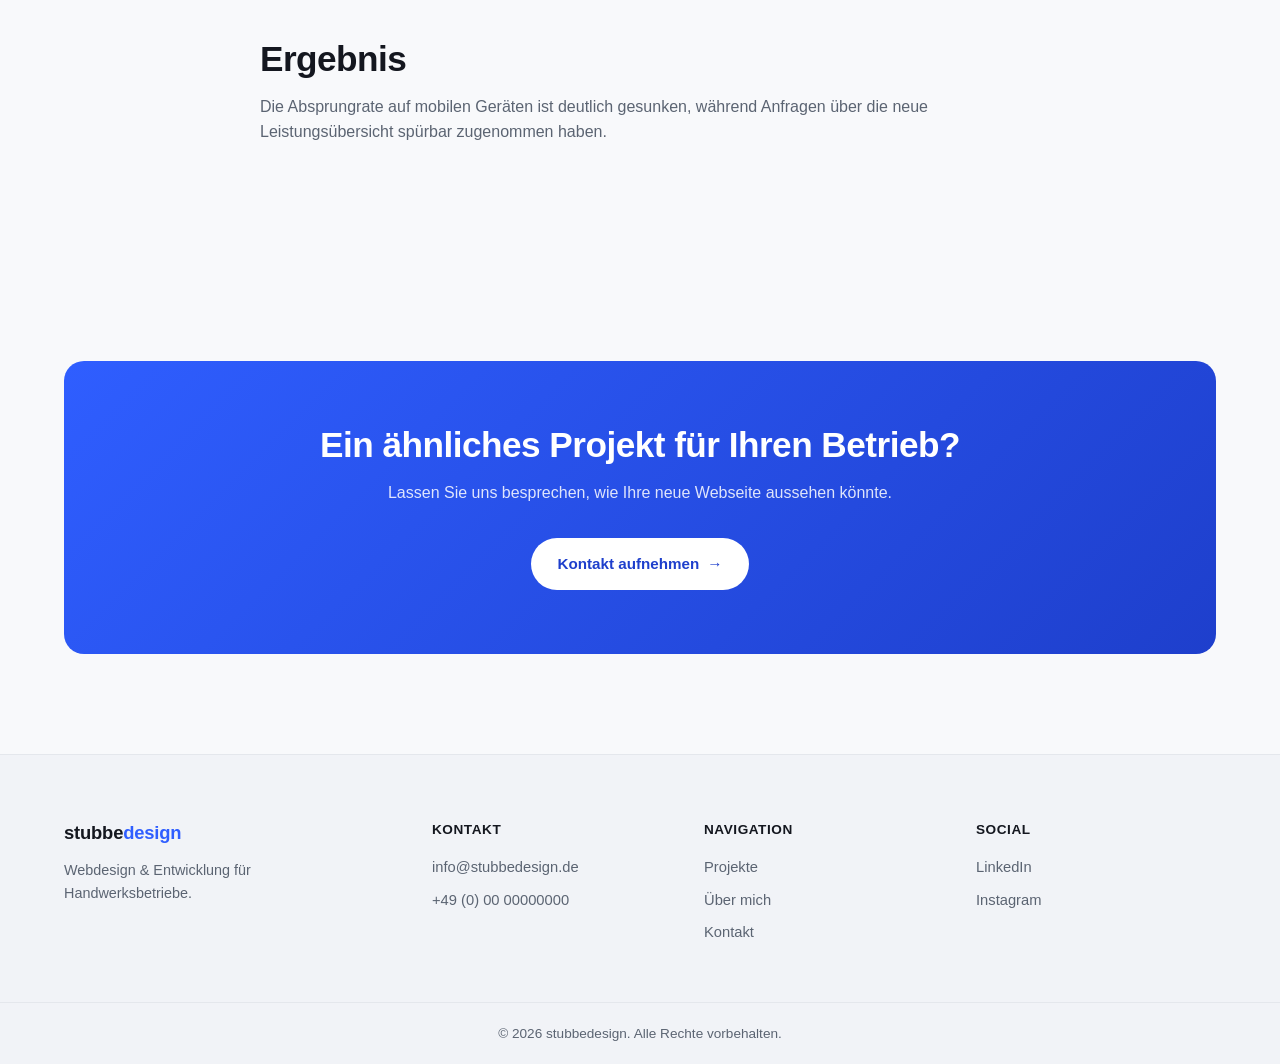
<file: projekte/sanitaer-heizung-krause.html>
<!DOCTYPE html>
<html lang="de">
<head>
  <meta charset="UTF-8" />
  <meta name="viewport" content="width=device-width, initial-scale=1.0" />
  <title>Sanitär & Heizung Krause – Projekt – stubbedesign</title>
  <meta name="description" content="Relaunch mit mobiler Optimierung und klarer Leistungsübersicht für Sanitär & Heizung Krause." />
  <link rel="stylesheet" href="../css/style.css" />
</head>
<body>

  <header class="site-header">
    <div class="container header-inner">
      <a href="../index.html" class="logo">stubbe<span>design</span></a>
      <nav class="main-nav" id="main-nav">
        <a href="../index.html">Start</a>
        <a href="../projekte.html" class="active">Projekte</a>
        <a href="../ueber-mich.html">Über mich</a>
        <a href="../kontakt.html">Kontakt</a>
      </nav>
      <div class="header-actions">
        <a href="../kontakt.html" class="btn btn-primary btn-nav">Projekt anfragen <span class="arrow">→</span></a>
        <button class="nav-toggle" id="nav-toggle" aria-label="Menü öffnen" aria-expanded="false">
          <span></span><span></span><span></span>
        </button>
      </div>
    </div>
  </header>

  <main>

    <section class="hero-page" style="padding-bottom: 0;">
      <div class="container">
        <a href="../projekte.html" class="back-link">← Zurück zu allen Projekten</a>
        <span class="eyebrow">Case Study</span>
        <h1>Sanitär & Heizung Krause</h1>
        <p class="section-lead">Relaunch mit mobiler Optimierung und klarer Leistungsübersicht.</p>

        <div class="project-meta">
          <div class="project-meta-item">
            <h4>Kunde</h4>
            <p>Sanitär & Heizung Krause</p>
          </div>
          <div class="project-meta-item">
            <h4>Gewerk</h4>
            <p>Sanitär- und Heizungstechnik</p>
          </div>
          <div class="project-meta-item">
            <h4>Leistungen</h4>
            <p>Relaunch, Mobile-First-Design, Leistungsübersicht</p>
          </div>
        </div>
      </div>
    </section>

    <section style="padding-top: 48px;">
      <div class="container">
        <div class="img-placeholder wide v4">Hero-Bild des Projekts folgt</div>

        <div class="project-body">
          <h2>Ausgangslage</h2>
          <p>
            Die bestehende Webseite von Sanitär & Heizung Krause war technisch veraltet
            und auf dem Smartphone kaum nutzbar – über 70 % der Besucher kamen jedoch
            bereits über mobile Geräte.
          </p>

          <h2>Lösung</h2>
          <p>
            Im Rahmen des Relaunchs wurde die Webseite komplett neu und mobil-first
            aufgebaut. Die Leistungen – von Bad-Sanierung bis Heizungswartung – wurden in
            einer klaren Übersicht mit direktem Kontaktweg pro Leistung dargestellt.
          </p>

          <div class="project-gallery">
            <div class="img-placeholder v4">Screenshot: Mobile Ansicht</div>
            <div class="img-placeholder v4">Screenshot: Leistungsübersicht</div>
          </div>

          <h2>Ergebnis</h2>
          <p>
            Die Absprungrate auf mobilen Geräten ist deutlich gesunken, während Anfragen
            über die neue Leistungsübersicht spürbar zugenommen haben.
          </p>
        </div>
      </div>
    </section>

    <section class="cta">
      <div class="container">
        <div class="cta-banner">
          <h2>Ein ähnliches Projekt für Ihren Betrieb?</h2>
          <p>Lassen Sie uns besprechen, wie Ihre neue Webseite aussehen könnte.</p>
          <a href="../kontakt.html" class="btn btn-primary">Kontakt aufnehmen <span class="arrow">→</span></a>
        </div>
      </div>
    </section>

  </main>

  <footer class="site-footer">
    <div class="container footer-inner">
      <div class="footer-brand">
        <a href="../index.html" class="logo">stubbe<span>design</span></a>
        <p>Webdesign & Entwicklung für Handwerksbetriebe.</p>
      </div>
      <div class="footer-col">
        <h4>Kontakt</h4>
        <p><a href="mailto:info@stubbedesign.de">info@stubbedesign.de</a></p>
        <p><a href="tel:+4900000000">+49 (0) 00 00000000</a></p>
      </div>
      <div class="footer-col">
        <h4>Navigation</h4>
        <p><a href="../projekte.html">Projekte</a></p>
        <p><a href="../ueber-mich.html">Über mich</a></p>
        <p><a href="../kontakt.html">Kontakt</a></p>
      </div>
      <div class="footer-col">
        <h4>Social</h4>
        <p><a href="#">LinkedIn</a></p>
        <p><a href="#">Instagram</a></p>
      </div>
    </div>
    <div class="footer-bottom">
      <p>© 2026 stubbedesign. Alle Rechte vorbehalten.</p>
    </div>
  </footer>

  <script src="../js/main.js"></script>
</body>
</html>
</file>
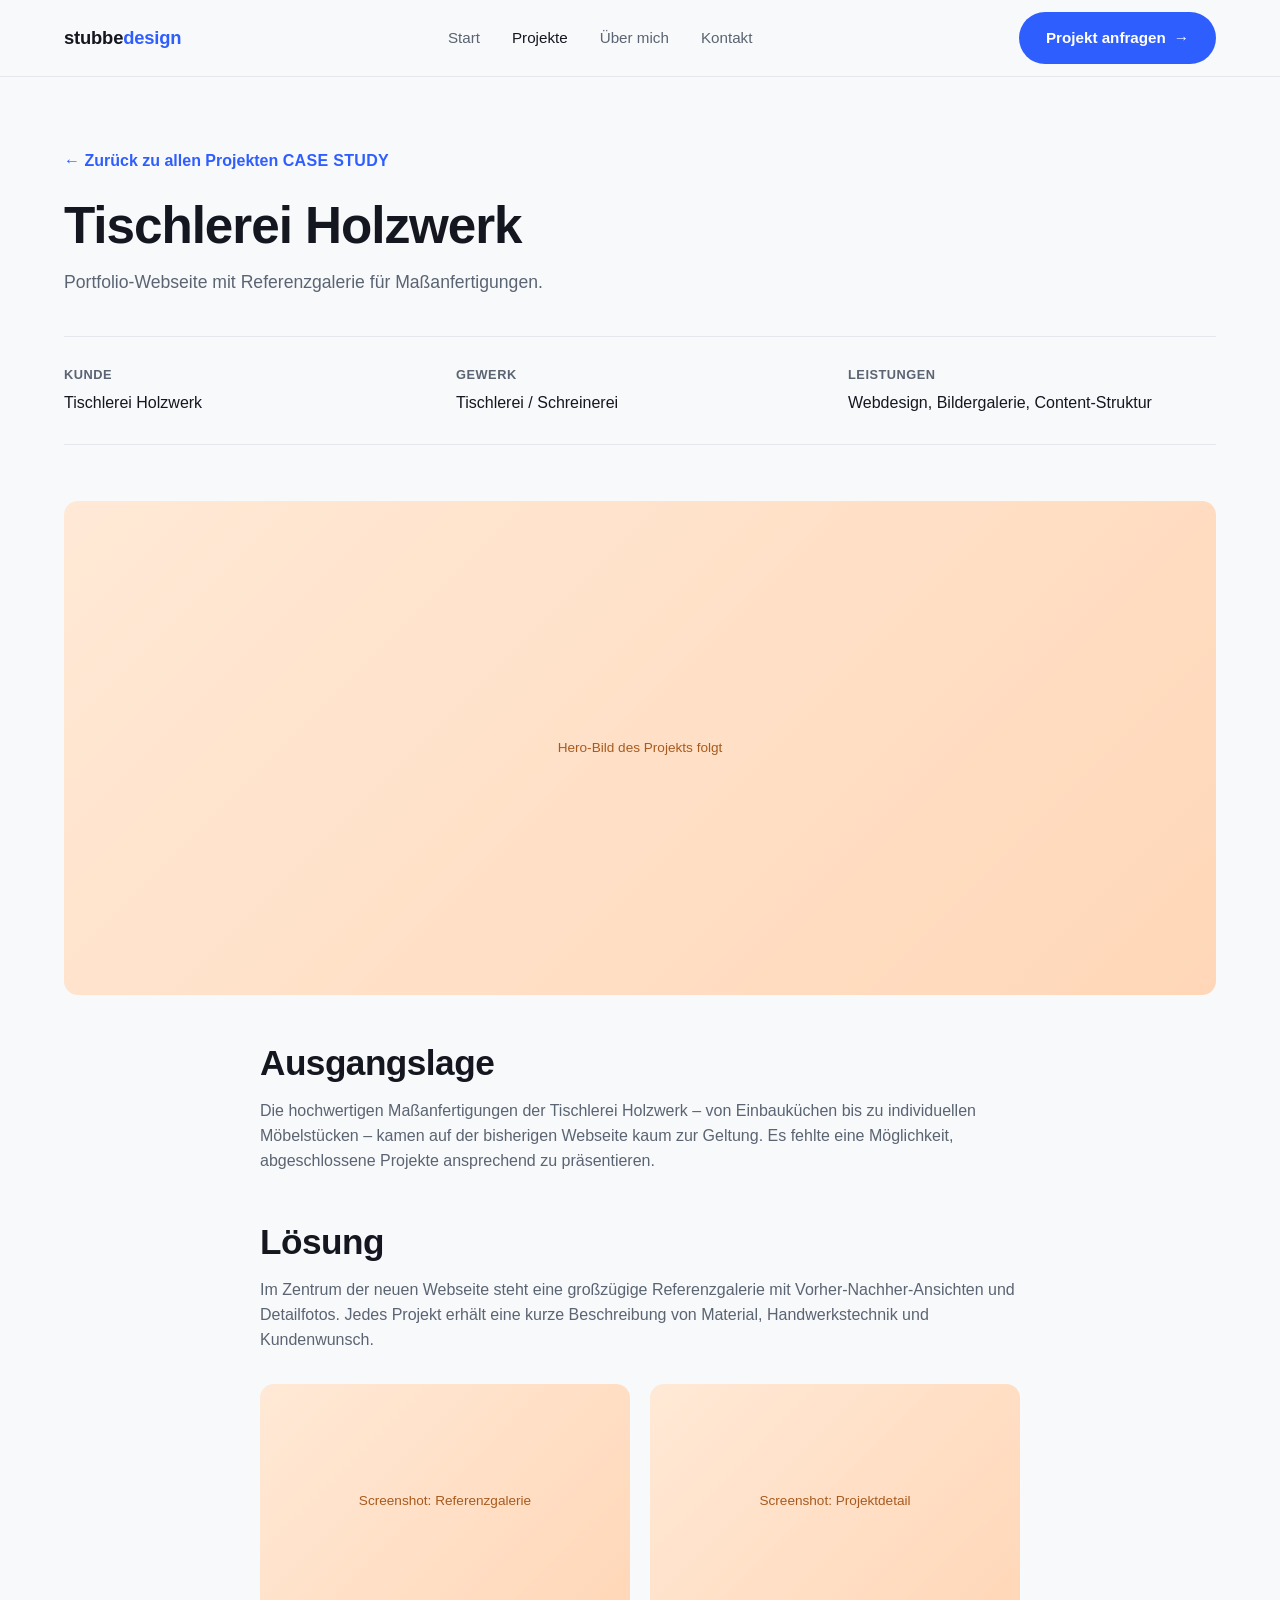
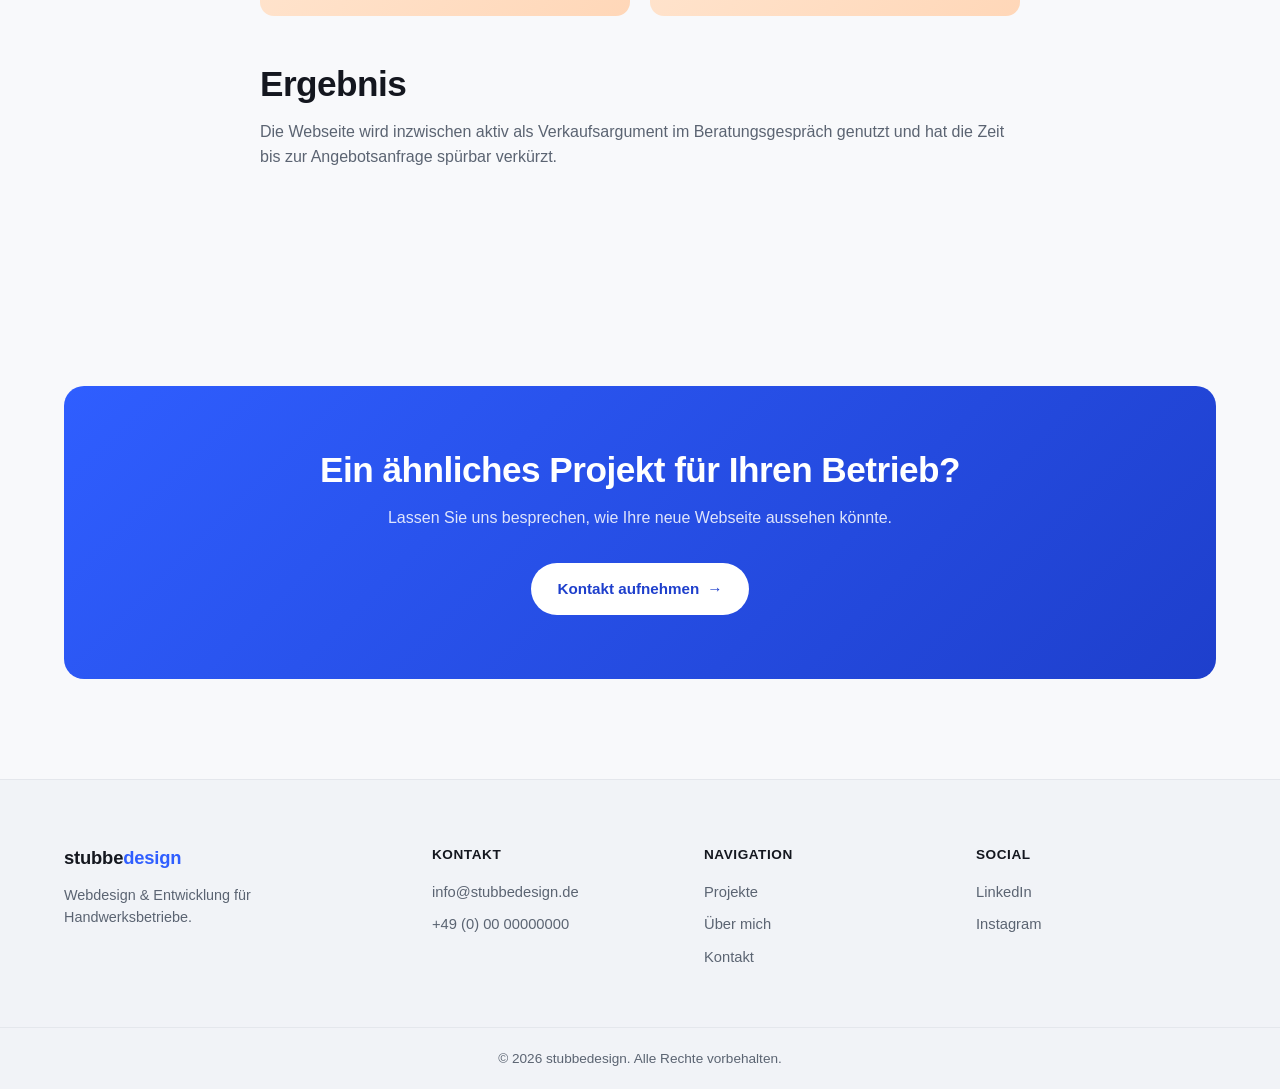
<file: projekte/tischlerei-holzwerk.html>
<!DOCTYPE html>
<html lang="de">
<head>
  <meta charset="UTF-8" />
  <meta name="viewport" content="width=device-width, initial-scale=1.0" />
  <title>Tischlerei Holzwerk – Projekt – stubbedesign</title>
  <meta name="description" content="Portfolio-Webseite mit Referenzgalerie für Maßanfertigungen der Tischlerei Holzwerk." />
  <link rel="stylesheet" href="../css/style.css" />
</head>
<body>

  <header class="site-header">
    <div class="container header-inner">
      <a href="../index.html" class="logo">stubbe<span>design</span></a>
      <nav class="main-nav" id="main-nav">
        <a href="../index.html">Start</a>
        <a href="../projekte.html" class="active">Projekte</a>
        <a href="../ueber-mich.html">Über mich</a>
        <a href="../kontakt.html">Kontakt</a>
      </nav>
      <div class="header-actions">
        <a href="../kontakt.html" class="btn btn-primary btn-nav">Projekt anfragen <span class="arrow">→</span></a>
        <button class="nav-toggle" id="nav-toggle" aria-label="Menü öffnen" aria-expanded="false">
          <span></span><span></span><span></span>
        </button>
      </div>
    </div>
  </header>

  <main>

    <section class="hero-page" style="padding-bottom: 0;">
      <div class="container">
        <a href="../projekte.html" class="back-link">← Zurück zu allen Projekten</a>
        <span class="eyebrow">Case Study</span>
        <h1>Tischlerei Holzwerk</h1>
        <p class="section-lead">Portfolio-Webseite mit Referenzgalerie für Maßanfertigungen.</p>

        <div class="project-meta">
          <div class="project-meta-item">
            <h4>Kunde</h4>
            <p>Tischlerei Holzwerk</p>
          </div>
          <div class="project-meta-item">
            <h4>Gewerk</h4>
            <p>Tischlerei / Schreinerei</p>
          </div>
          <div class="project-meta-item">
            <h4>Leistungen</h4>
            <p>Webdesign, Bildergalerie, Content-Struktur</p>
          </div>
        </div>
      </div>
    </section>

    <section style="padding-top: 48px;">
      <div class="container">
        <div class="img-placeholder wide v2">Hero-Bild des Projekts folgt</div>

        <div class="project-body">
          <h2>Ausgangslage</h2>
          <p>
            Die hochwertigen Maßanfertigungen der Tischlerei Holzwerk – von Einbauküchen
            bis zu individuellen Möbelstücken – kamen auf der bisherigen Webseite kaum zur
            Geltung. Es fehlte eine Möglichkeit, abgeschlossene Projekte ansprechend zu
            präsentieren.
          </p>

          <h2>Lösung</h2>
          <p>
            Im Zentrum der neuen Webseite steht eine großzügige Referenzgalerie mit
            Vorher-Nachher-Ansichten und Detailfotos. Jedes Projekt erhält eine kurze
            Beschreibung von Material, Handwerkstechnik und Kundenwunsch.
          </p>

          <div class="project-gallery">
            <div class="img-placeholder v2">Screenshot: Referenzgalerie</div>
            <div class="img-placeholder v2">Screenshot: Projektdetail</div>
          </div>

          <h2>Ergebnis</h2>
          <p>
            Die Webseite wird inzwischen aktiv als Verkaufsargument im Beratungsgespräch
            genutzt und hat die Zeit bis zur Angebotsanfrage spürbar verkürzt.
          </p>
        </div>
      </div>
    </section>

    <section class="cta">
      <div class="container">
        <div class="cta-banner">
          <h2>Ein ähnliches Projekt für Ihren Betrieb?</h2>
          <p>Lassen Sie uns besprechen, wie Ihre neue Webseite aussehen könnte.</p>
          <a href="../kontakt.html" class="btn btn-primary">Kontakt aufnehmen <span class="arrow">→</span></a>
        </div>
      </div>
    </section>

  </main>

  <footer class="site-footer">
    <div class="container footer-inner">
      <div class="footer-brand">
        <a href="../index.html" class="logo">stubbe<span>design</span></a>
        <p>Webdesign & Entwicklung für Handwerksbetriebe.</p>
      </div>
      <div class="footer-col">
        <h4>Kontakt</h4>
        <p><a href="mailto:info@stubbedesign.de">info@stubbedesign.de</a></p>
        <p><a href="tel:+4900000000">+49 (0) 00 00000000</a></p>
      </div>
      <div class="footer-col">
        <h4>Navigation</h4>
        <p><a href="../projekte.html">Projekte</a></p>
        <p><a href="../ueber-mich.html">Über mich</a></p>
        <p><a href="../kontakt.html">Kontakt</a></p>
      </div>
      <div class="footer-col">
        <h4>Social</h4>
        <p><a href="#">LinkedIn</a></p>
        <p><a href="#">Instagram</a></p>
      </div>
    </div>
    <div class="footer-bottom">
      <p>© 2026 stubbedesign. Alle Rechte vorbehalten.</p>
    </div>
  </footer>

  <script src="../js/main.js"></script>
</body>
</html>
</file>
<file: css/style.css>
/* ---------- Reset & Variables ---------- */
*, *::before, *::after { box-sizing: border-box; }
html, body { margin: 0; padding: 0; }
body {
  font-family: -apple-system, BlinkMacSystemFont, "Segoe UI", Inter, Roboto, Helvetica, Arial, sans-serif;
  color: var(--color-text);
  background: var(--color-bg);
  line-height: 1.55;
  -webkit-font-smoothing: antialiased;
}
img { max-width: 100%; display: block; }
a { color: inherit; text-decoration: none; }
ul { list-style: none; margin: 0; padding: 0; }
h1, h2, h3, h4, p { margin: 0; }

:root {
  --color-bg: #f8f9fb;
  --color-bg-alt: #f1f3f7;
  --color-surface: #ffffff;
  --color-text: #14171f;
  --color-text-muted: #5b6472;
  --color-accent: #2f5eff;
  --color-accent-dark: #1e3fcc;
  --color-accent-soft: #e8edff;
  --color-border: #e4e7ec;
  --radius-lg: 20px;
  --radius-md: 14px;
  --radius-sm: 8px;
  --shadow-card: 0 4px 24px rgba(20, 23, 31, 0.06);
  --shadow-card-hover: 0 10px 32px rgba(20, 23, 31, 0.1);
  --container-width: 1140px;
}

.portrait-photo {
  padding: 0 !important;
  overflow: hidden;
  background: none !important;
  border: none !important;
}
.portrait-image {
  width: 100%;
  height: 100%;
  object-fit: cover;
  display: block;
}

.container {
  width: 100%;
  max-width: 1200px;
  margin: 0 auto;
  padding: 0 24px;
}

section { padding: 100px 0; }

.eyebrow {
  display: inline-block;
  text-transform: uppercase;
  color: var(--color-accent);
  font-weight: 600;
  font-size: 16px;
  letter-spacing: 0.02em;
  margin-bottom: 12px;
}

h1 { font-size: 3.2rem; font-weight: 800; letter-spacing: -0.02em; line-height: 1.1; margin-bottom: 15px; }
h2 { font-size: 2.2rem; font-weight: 800; letter-spacing: -0.015em; line-height: 1.15; }
h3 { font-size: 1.3rem; font-weight: 700; }
.section-lead {
  color: var(--color-text-muted);
  font-size: 1.1rem;
  max-width: 800px;
}

/* ---------- Buttons ---------- */
.btn {
  display: inline-flex;
  align-items: center;
  gap: 8px;
  padding: 13px 26px;
  border-radius: 999px;
  font-weight: 600;
  font-size: 0.95rem;
  border: 1px solid transparent;
  cursor: pointer;
  transition: transform 0.15s ease, box-shadow 0.15s ease, background 0.15s ease;
}
.btn-primary { background: var(--color-accent); color: #fff; }
.btn-primary:hover { background: var(--color-accent-dark); transform: translateY(-1px); }
.btn-secondary {
  background: var(--color-surface);
  color: var(--color-text);
  border-color: var(--color-border);
}
.btn-secondary:hover { border-color: var(--color-accent); color: var(--color-accent); }
.btn .arrow { transition: transform 0.15s ease; }
.btn:hover .arrow { transform: translateX(3px); }

/* ---------- Header ---------- */
.site-header {
  position: sticky;
  top: 0;
  z-index: 50;
  background: rgba(248, 249, 251, 0.92);
  backdrop-filter: blur(8px);
  border-bottom: 1px solid var(--color-border);
}
.header-inner {
  display: flex;
  align-items: center;
  justify-content: space-between;
  gap: 24px;
  height: 76px;
}
.logo { font-size: 1.15rem; font-weight: 800; letter-spacing: -0.01em; }
.logo span { color: var(--color-accent); }
.main-nav { display: flex; gap: 32px; align-items: center; }
.main-nav a {
  font-weight: 500;
  color: var(--color-text-muted);
  font-size: 0.95rem;
  transition: color 0.15s ease;
}
.main-nav a:hover, .main-nav a.active { color: var(--color-text); }
.header-actions { display: flex; align-items: center; gap: 16px; }
.nav-toggle {
  display: none;
  flex-direction: column;
  gap: 5px;
  background: none;
  border: none;
  padding: 8px;
  cursor: pointer;
}
.nav-toggle span { width: 22px; height: 2px; background: var(--color-text); border-radius: 2px; }

/* ---------- Hero ---------- */
.hero { padding: 100px 0 80px; text-align: center; }
.hero .eyebrow { display: block; }
.hero h1 { max-width: 1200px; margin: 0 auto 20px; }
.hero .section-lead { margin: 0 auto 36px; text-align: center; }
.hero-actions { display: flex; gap: 14px; justify-content: center; flex-wrap: wrap; }
.hero-page { padding: 72px 0 56px; text-align: left; }
.hero-page h1 { max-width: 1200px; }

/* ---------- Placeholder images ---------- */
.img-placeholder {
  aspect-ratio: 16 / 10;
  border-radius: var(--radius-md);
  background: linear-gradient(135deg, #e7ecff, #d3deff);
  display: flex;
  align-items: center;
  justify-content: center;
  text-align: center;
  padding: 16px;
  color: var(--color-accent-dark);
  font-size: 0.85rem;
  font-weight: 500;
  position: relative;
  overflow: hidden;
}
.img-placeholder.v2 { background: linear-gradient(135deg, #ffe9d6, #ffd7b8); color: #a85a1e; }
.img-placeholder.v3 { background: linear-gradient(135deg, #ddf3e4, #bfe9cd); color: #1f7a44; }
.img-placeholder.v4 { background: linear-gradient(135deg, #ffe0ec, #ffc4dc); color: #a11856; }
.img-placeholder.tall { aspect-ratio: 4 / 5; }
.img-placeholder.wide { aspect-ratio: 21 / 9; }

/* ---------- Portfolio grid ---------- */
.portfolio-grid {
  display: grid;
  grid-template-columns: repeat(3, 1fr);
  gap: 28px;
  margin-top: 48px;
}

.project-card {
  background: var(--color-surface);
  border-radius: var(--radius-lg);
  padding: 16px;
  border: 1px solid var(--color-border);
  box-shadow: var(--shadow-card);
  transition: box-shadow 0.2s ease, transform 0.2s ease;
  display: flex;
  flex-direction: column;
  gap: 16px;
}
.project-card:hover { box-shadow: var(--shadow-card-hover); transform: translateY(-3px); }
.project-card-body { padding: 4px 8px 12px; }
.project-card h3 { margin-bottom: 6px; }
.project-card p { color: var(--color-text-muted); font-size: 0.95rem; }
.tags { display: flex; flex-wrap: wrap; gap: 8px; margin-top: 14px; }
.tag {
  background: var(--color-accent-soft);
  color: var(--color-accent-dark);
  font-size: 0.78rem;
  font-weight: 600;
  padding: 5px 12px;
  border-radius: 999px;
}

/* ---------- Section headers ---------- */
.section-head {
  display: flex;
  align-items: flex-end;
  justify-content: space-between;
  gap: 24px;
  flex-wrap: wrap;
}

/* ---------- Services ---------- */
.services-grid {
  display: grid;
  grid-template-columns: repeat(3, 1fr);
  gap: 24px;
  margin-top: 48px;
}
.service-card {
  background: var(--color-surface);
  border: 1px solid var(--color-border);
  border-radius: var(--radius-lg);
  padding: 32px;
}
.service-icon {
  width: 48px;
  height: 48px;
  border-radius: var(--radius-sm);
  background: var(--color-accent-soft);
  display: flex;
  align-items: center;
  justify-content: center;
  font-size: 1.3rem;
  margin-bottom: 20px;
}
.service-card h3 { margin-bottom: 10px; }
.service-card p { color: var(--color-text-muted); font-size: 0.95rem; }

/* ---------- Testimonial ---------- */
.testimonial-section { background: var(--color-bg-alt); }
.testimonial-grid {
  display: grid;
  grid-template-columns: repeat(2, 1fr);
  gap: 24px;
  margin-top: 48px;
}
.testimonial-card {
  background: var(--color-surface);
  border-radius: var(--radius-lg);
  border: 1px solid var(--color-border);
  padding: 32px;
}
.testimonial-stars { color: var(--color-accent); font-size: 0.95rem; margin-bottom: 14px; }
.testimonial-quote { font-size: 1.05rem; margin-bottom: 20px; }
.testimonial-author { display: flex; align-items: center; gap: 12px; }
.author-avatar {
  width: 44px;
  height: 44px;
  border-radius: 50%;
  background: var(--color-accent-soft);
  color: var(--color-accent-dark);
  font-weight: 700;
  display: flex;
  align-items: center;
  justify-content: center;
}
.author-name { font-weight: 700; font-size: 0.95rem; }
.author-role { color: var(--color-text-muted); font-size: 0.85rem; }

/* ---------- CTA banner ---------- */
.cta-banner {
  background: linear-gradient(135deg, var(--color-accent), var(--color-accent-dark));
  border-radius: var(--radius-lg);
  padding: 64px 48px;
  text-align: center;
  color: #fff;
}
.cta-banner h2 { color: #fff; margin-bottom: 16px; }
.cta-banner p { color: rgba(255,255,255,0.85); max-width: 520px; margin: 0 auto 32px; }
.cta-banner .btn-primary { background: #fff; color: var(--color-accent-dark); }
.cta-banner .btn-primary:hover { background: #f1f3f7; }

/* ---------- About page ---------- */
.about-grid {
  display: grid;
  grid-template-columns: 340px 1fr;
  gap: 56px;
  align-items: center;
}
.about-text > * + * { margin-top: 20px; }
.about-text p { color: var(--color-text-muted); }
.skills-list { display: flex; flex-wrap: wrap; gap: 10px; margin-top: 12px; }

/* ---------- Project detail ---------- */
.project-meta {
  display: grid;
  grid-template-columns: repeat(3, 1fr);
  gap: 24px;
  margin: 40px 0 8px;
  padding: 28px 0;
  border-top: 1px solid var(--color-border);
  border-bottom: 1px solid var(--color-border);
}
.project-meta-item h4 {
  font-size: 0.8rem;
  text-transform: uppercase;
  letter-spacing: 0.04em;
  color: var(--color-text-muted);
  margin-bottom: 6px;
  font-weight: 700;
}
.project-body { max-width: 760px; margin: 48px auto 0; }
.project-body h2 { margin-top: 48px; margin-bottom: 16px; }
.project-body h2:first-child { margin-top: 0; }
.project-body p { color: var(--color-text-muted); margin-bottom: 16px; }
.project-gallery {
  display: grid;
  grid-template-columns: repeat(2, 1fr);
  gap: 20px;
  margin: 32px 0;
}
.back-link {
  display: inline-flex;
  align-items: center;
  gap: 8px;
  color: var(--color-accent);
  font-weight: 600;
  margin-bottom: 24px;
}

/* ---------- Contact page ---------- */
.contact-grid { display: grid; grid-template-columns: 1fr 1fr; gap: 56px; }
.contact-info-item { display: flex; gap: 16px; margin-bottom: 28px; }
.contact-icon {
  width: 44px; height: 44px; flex-shrink: 0;
  border-radius: var(--radius-sm);
  background: var(--color-accent-soft);
  color: var(--color-accent-dark);
  display: flex; align-items: center; justify-content: center;
  font-size: 1.1rem;
}
.contact-info-item h4 { margin-bottom: 4px; }
.contact-info-item p, .contact-info-item a { color: var(--color-text-muted); }

.form-field { margin-bottom: 20px; }
.form-field label { display: block; font-weight: 600; font-size: 0.9rem; margin-bottom: 8px; }
.form-field input, .form-field textarea {
  width: 100%;
  padding: 13px 16px;
  border-radius: var(--radius-sm);
  border: 1px solid var(--color-border);
  background: var(--color-surface);
  font-family: inherit;
  font-size: 0.95rem;
  color: var(--color-text);
}
.form-field input:focus, .form-field textarea:focus { outline: none; border-color: var(--color-accent); }
.form-note { font-size: 0.85rem; color: var(--color-text-muted); margin-top: 12px; }

/* ---------- Footer ---------- */
.site-footer { background: var(--color-bg-alt); border-top: 1px solid var(--color-border); padding-top: 64px; }
.footer-inner {
  display: grid;
  grid-template-columns: 1.4fr 1fr 1fr 1fr;
  gap: 32px;
  padding-bottom: 48px;
}
.footer-brand p { color: var(--color-text-muted); margin-top: 12px; font-size: 0.9rem; max-width: 260px; }
.footer-col h4 { font-size: 0.85rem; text-transform: uppercase; letter-spacing: 0.04em; margin-bottom: 16px; }
.footer-col p { margin-bottom: 10px; font-size: 0.92rem; }
.footer-col a { color: var(--color-text-muted); }
.footer-col a:hover { color: var(--color-accent); }
.footer-bottom {
  border-top: 1px solid var(--color-border);
  padding: 20px 24px;
  text-align: center;
  color: var(--color-text-muted);
  font-size: 0.85rem;
}

/* =====================================================
   Media Queries (nach Breakpoint gebündelt statt verstreut)
   ===================================================== */

/* ---------- min-width: 768px (Desktop-Erweiterungen) ---------- */
@media (min-width: 768px) {
  .footer-inner { grid-template-columns: 1.4fr 1fr 1fr 1fr; }
}

/* ---------- max-width: 960px ---------- */
@media (max-width: 960px) {
  .portfolio-grid { grid-template-columns: repeat(2, 1fr); }
}

/* ---------- max-width: 860px ---------- */
@media (max-width: 860px) {
  .main-nav {
    position: absolute;
    top: 76px;
    left: 0;
    right: 0;
    background: var(--color-surface);
    border-bottom: 1px solid var(--color-border);
    flex-direction: column;
    align-items: flex-start;
    padding: 20px 24px;
    gap: 18px;
    display: none;
  }

  .hero { padding: 100px 0 80px; text-align: center; }
  .hero .eyebrow { display: block; }
  .hero h1 { max-width: 1200px; margin-bottom: 25px; margin-top: 25px;}
  .hero-actions { display: flex; gap: 14px; justify-content: center; flex-wrap: wrap; }
  .hero-page { padding: 72px 0 56px; text-align: left; }
  .hero-page h1 { max-width: 1200px; }
    
  .main-nav.open { display: flex; }
  .nav-toggle { display: flex; }
  .btn-nav { display: none; }

  .services-grid { grid-template-columns: 1fr; }
  .about-grid { grid-template-columns: 1fr; }
  .contact-grid { grid-template-columns: 1fr; }
}

/* ---------- max-width: 768px (alle vorherigen 768px-Blöcke zusammengeführt) ---------- */
@media (max-width: 768px) {
  section { padding: 50px 0; }

  h1 { font-size: 2.2rem; }
  h2 { font-size: 1.7rem; }

  .hero { padding: 50px 0px 50px 0px; text-align: start; }
  .hero .section-lead {
    margin: 0 auto 36px;
    text-align: start;
}

  .testimonial-grid { grid-template-columns: 1fr; }

  .footer-inner { grid-template-columns: 1fr 1fr; }

  .eyebrow {
  display: inline-block;
  text-transform: uppercase;
  color: var(--color-accent);
  font-weight: 600;
  font-size: 12px;
  letter-spacing: 0.02em;
  margin-bottom: 12px;
}
}

/* ---------- max-width: 640px ---------- */
@media (max-width: 640px) {
  .portfolio-grid { grid-template-columns: 1fr; }
  .project-meta { grid-template-columns: 1fr; gap: 20px; }
  .project-gallery { grid-template-columns: 1fr; }
}
</file>
